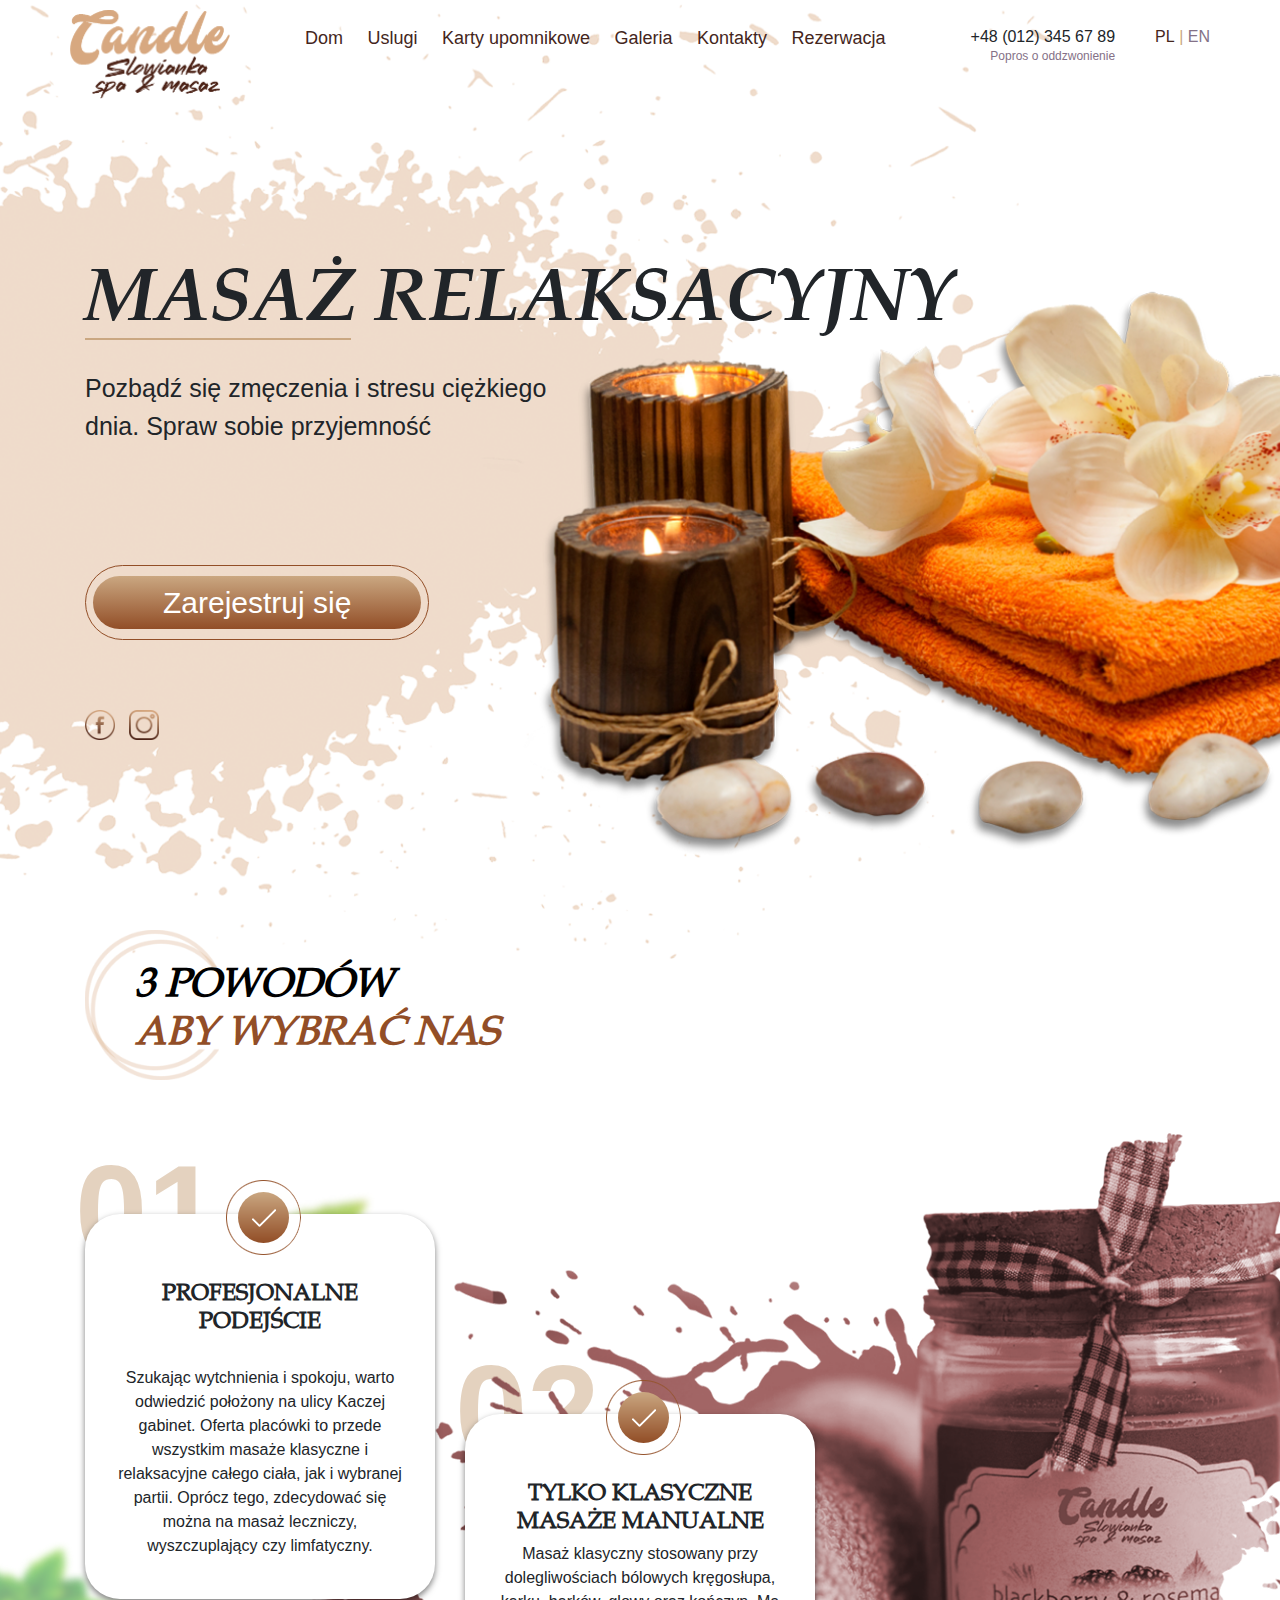
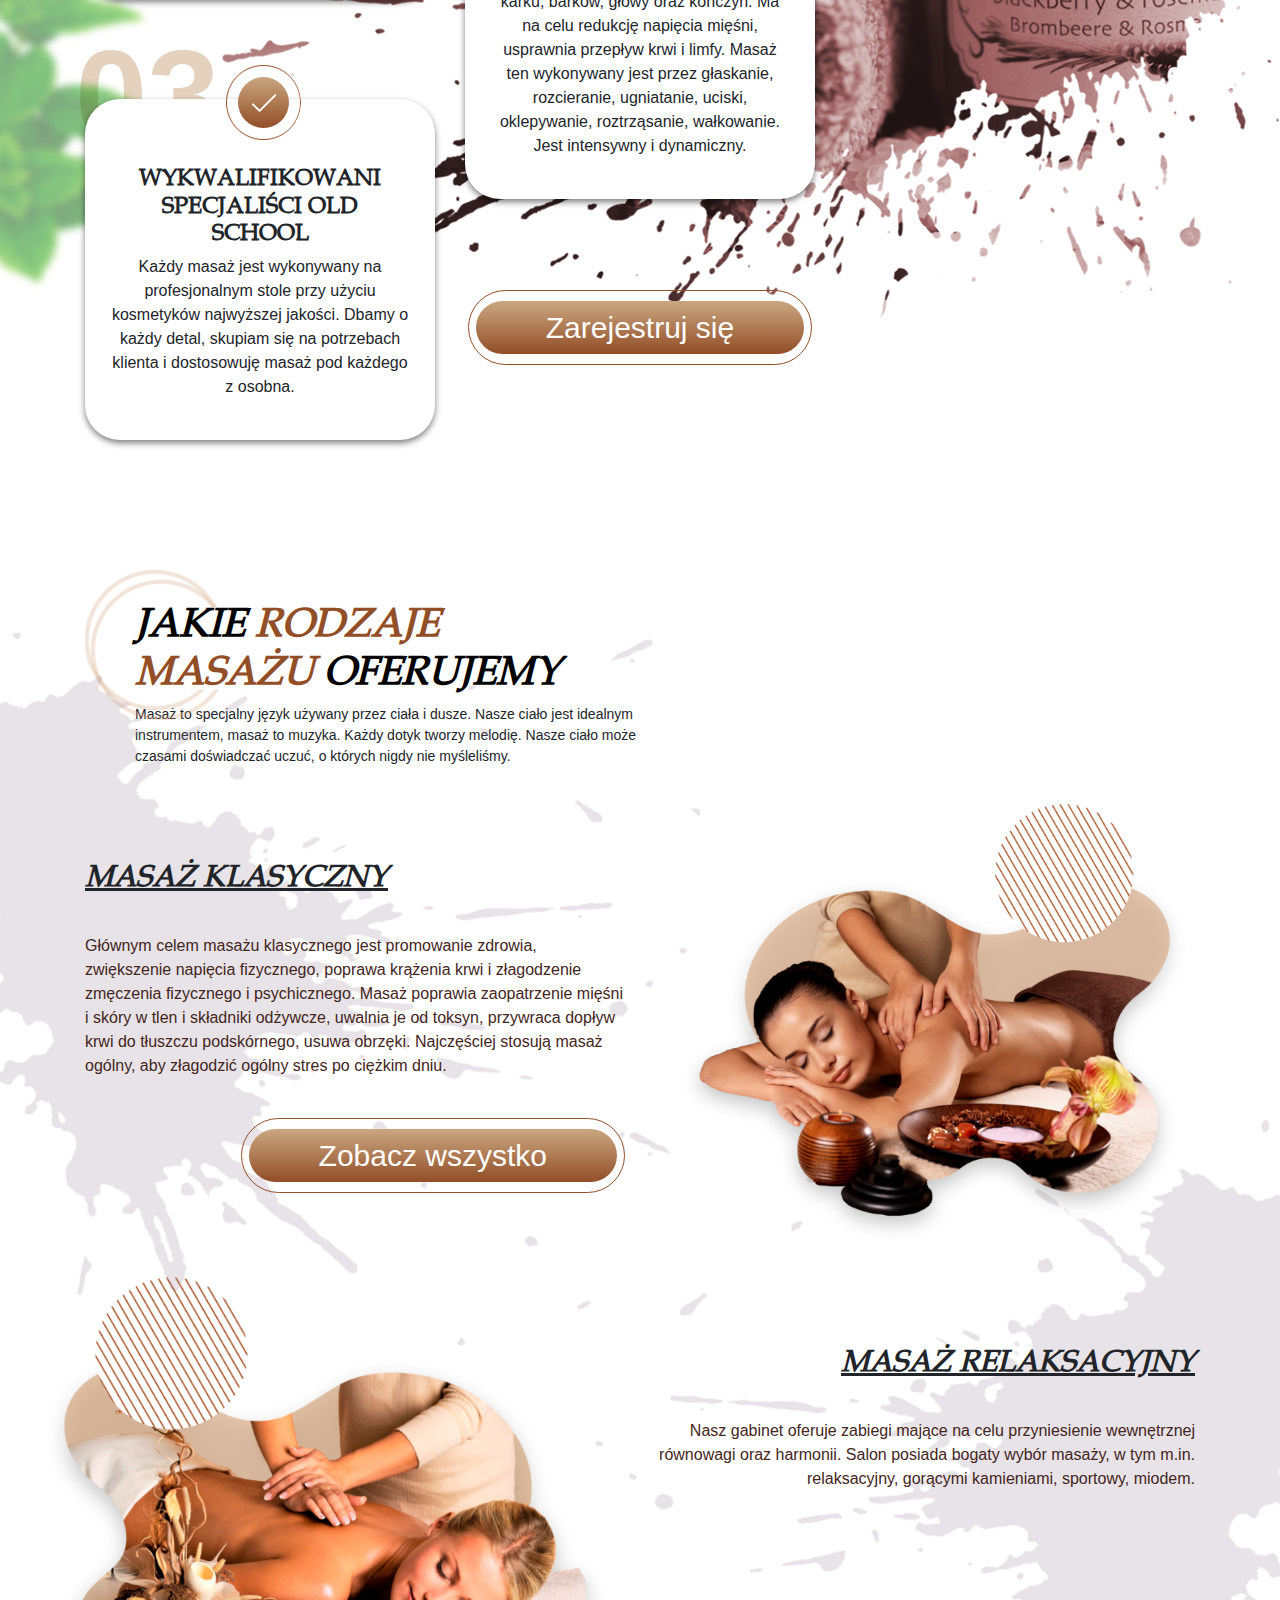
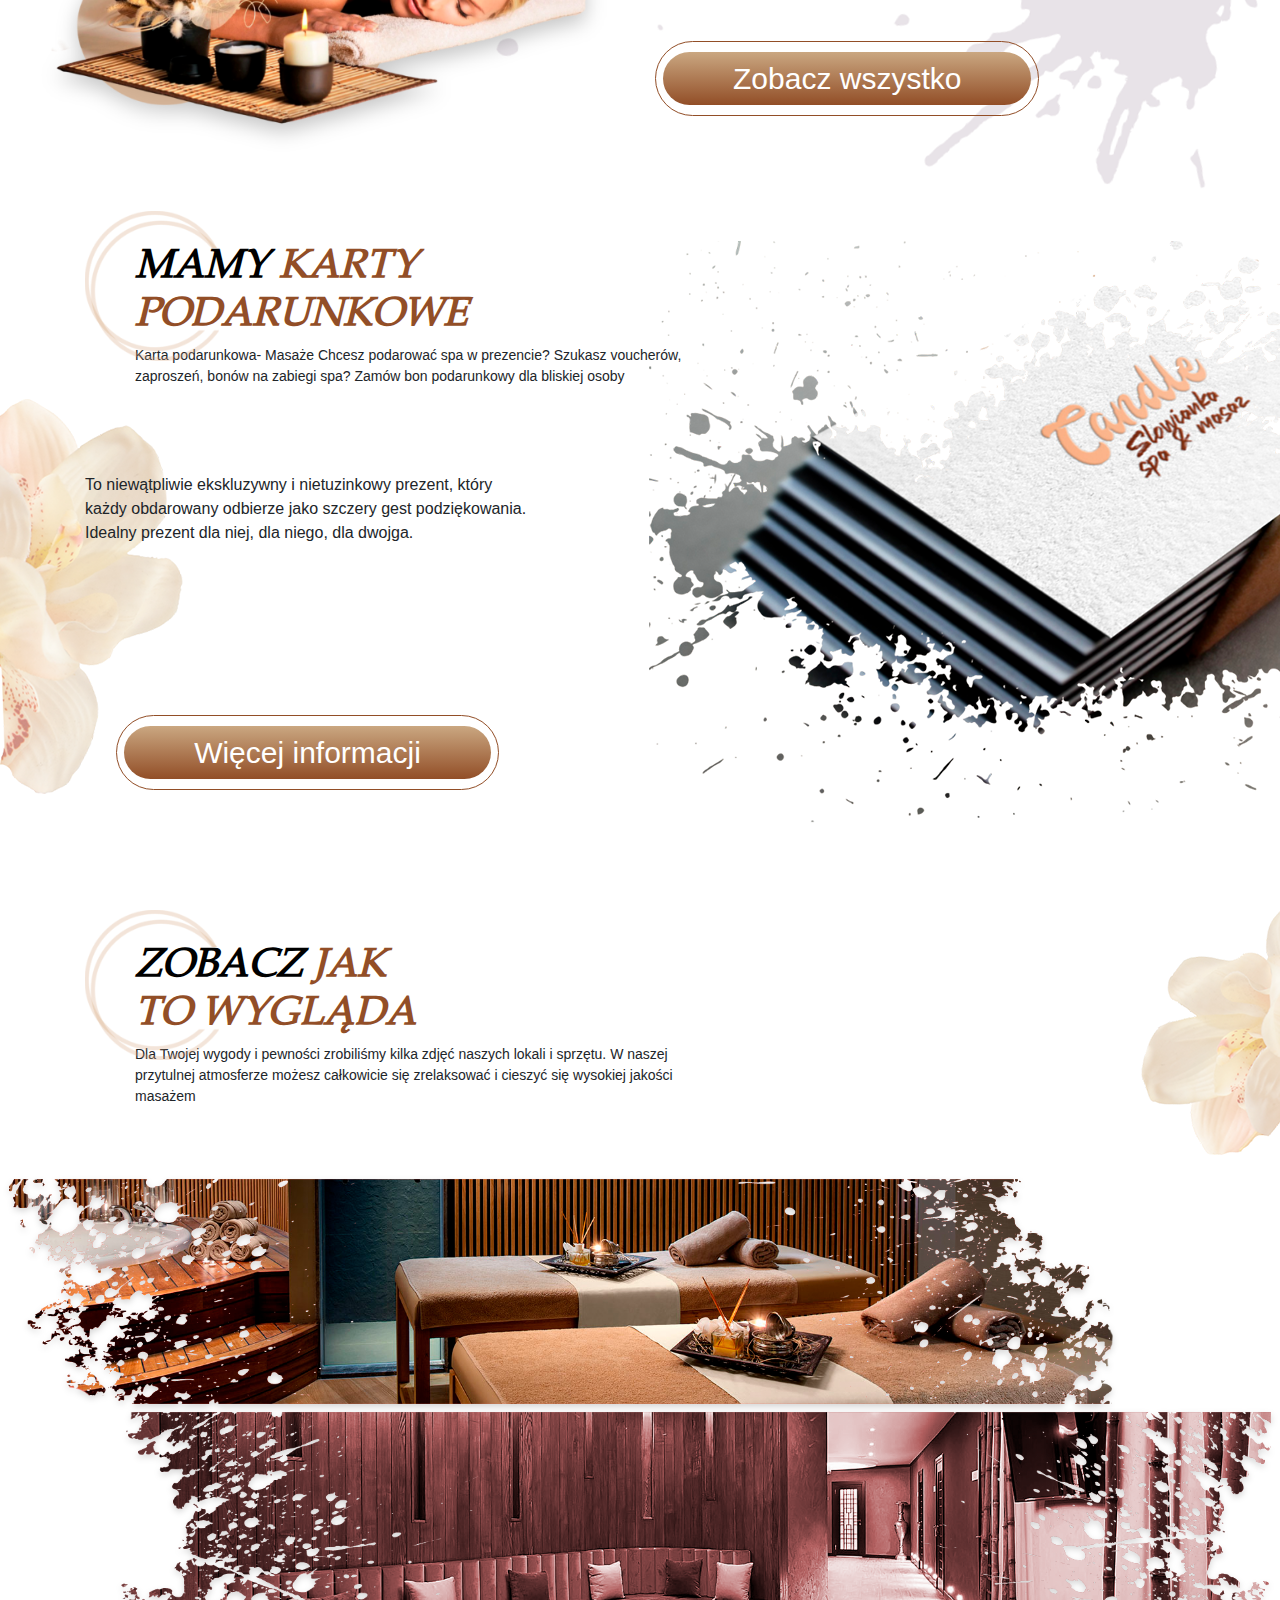
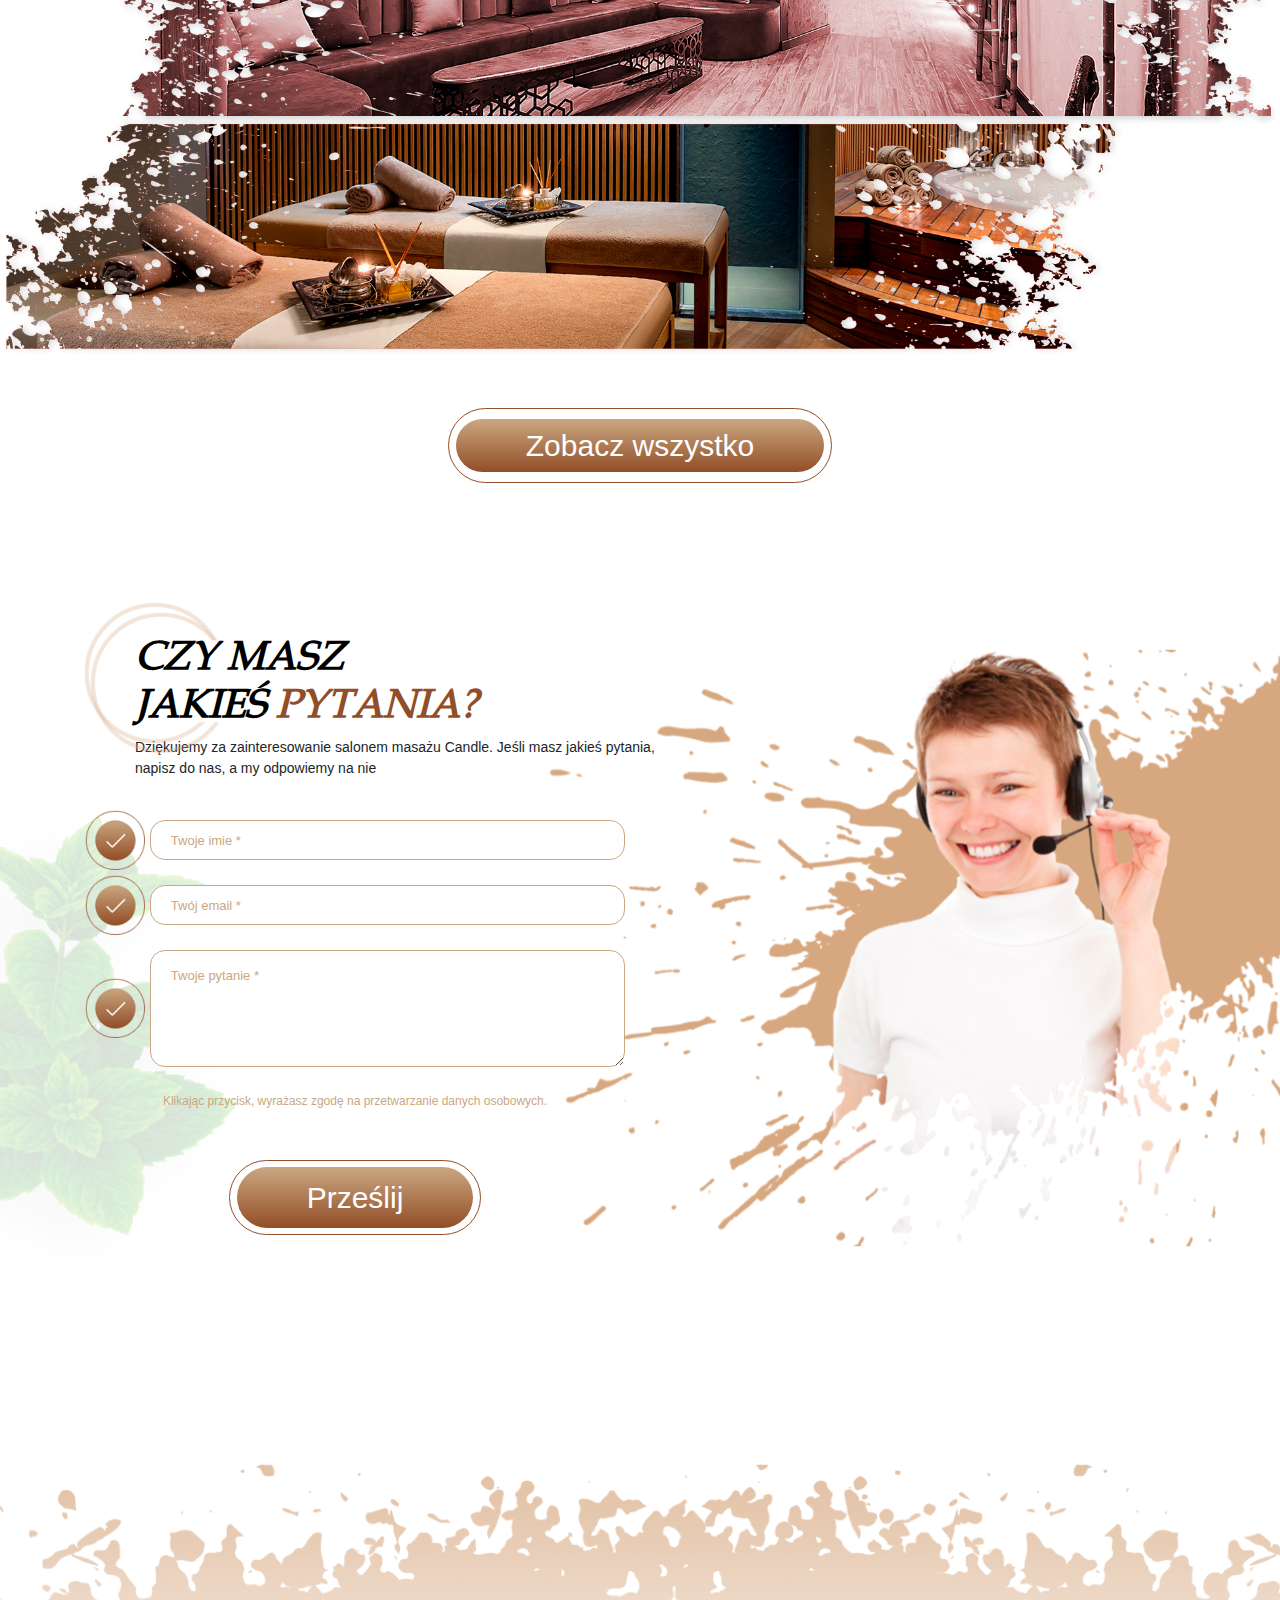
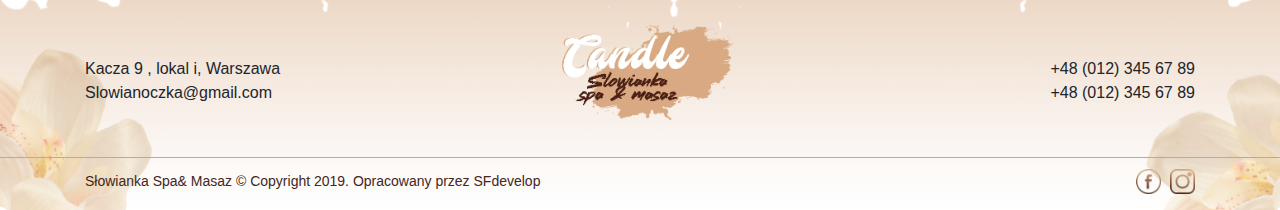
<file: index.html>
<!DOCTYPE html>
<html lang="pl">
<head>
    <meta charset="UTF-8">
    <meta name="viewport" content="width=device-width, initial-scale=1.0">
    <meta http-equiv="X-UA-Compatible" content="ie=edge">
    <title>...</title>

    <!-- Bootstrap -->
    <link rel="stylesheet" href="css/bootstrap.css">

    <!-- Animate -->
    <link rel="stylesheet" href="css/animate.min.css">

    <!-- OWL -->
    <link rel="stylesheet" href="css/owl.carousel.css">
    <link rel="stylesheet" href="css/owl.theme.default.css">

    <!-- Main CSS -->
    <link rel="stylesheet" href="css/styles.css">


</head>
<body>
    <!--ToTop-->
    <button class="toTop" onclick="topFunction()" id="toTop"></button>
    <!--End ToTop-->

    <div class="mainmenu animated fadeInDown" id="mainmenu">
        <div class="container">
            <div class="row navigation">
                <a href="#" class="main_logo">
                    <img src="images/logo.png" alt="" class="main_logo_img">
                </a>
                <ul class="header_menu" id="header_menu">
                    <a href="javascript:void(0)" class="closebtn" onclick="closePhone()">&times;</a>
                    <li><a href="#" class="header_menu_link">Dom</a></li>
                    <li><a href="#" class="header_menu_link">Uslugi</a></li>
                    <li><a href="#" class="header_menu_link">Karty upomnikowe</a></li>
                    <li><a href="#" class="header_menu_link">Galeria</a></li>
                    <li><a href="#" class="header_menu_link">Kontakty</a></li>
                    <li><a href="#" class="header_menu_link">Rezerwacja</a></li>
                </ul>
                <div class="conts">
                    <div class="phone">
                        <p class="phone_number">+48 (012) 345 67 89</p>
                        <button class="recall" data-toggle="modal" data-target="#recall">Popros o oddzwonienie</button>
                    </div>
                    <ul class="languages">
                        <li><a href="#" class="lang active">PL</a></li>
                        <li class="bet">|</li>
                        <li><a href="#" class="lang">EN</a></li>
                    </ul>
                </div>
                <div class="buttons">
                    <button class="phone_btn" onclick="openPhone()">
                        <img src="images/mobiphone.png" alt="" class="hamburger_img">
                    </button>
                    <ul class="languages_mobile">
                        <li><a href="#" class="lang active">PL</a></li>
                        <li class="bet">|</li>
                        <li><a href="#" class="lang">EN</a></li>
                    </ul>
                    <button class="hamburger" onclick="openNav()">
                        <img src="images/hamburger.png" alt="" class="hamburger_img">
                    </button>
                </div>
            </div>
        </div>
    </div>

    <ul class="header_menu_mobile" id="header_menu_mobile">
        <li class="menu_header">
            <img src="images/mobi_logo.png" alt="" class="menu_header_logo">
            <a href="javascript:void(0)" class="closebtn" onclick="closeNav()">&times;</a>
        </li>
        <li><a href="#" class="header_menu_link">Dom</a></li>
        <li><a href="#" class="header_menu_link">Uslugi</a></li>
        <li><a href="#" class="header_menu_link">Karty upomnikowe</a></li>
        <li><a href="#" class="header_menu_link">Galeria</a></li>
        <li><a href="#" class="header_menu_link">Kontakty</a></li>
        <li><a href="#" class="header_menu_link">Rezerwacja</a></li>
    </ul>

    <ul class="phone_mobile" id="phone_mobile">
        <li class="menu_header">
            <img src="images/mobi_logo.png" alt="" class="menu_header_logo">
            <a href="javascript:void(0)" class="closebtn" onclick="closePhone()">&times;</a>
        </li>
        <li class="phones_block">
            <p class="phone_number">+48 (012) 345 67 89</p>
            <button class="recall" data-toggle="modal" data-target="#recall">Popros o oddzwonienie</button>
        </li>
    </ul>

    <header class="header animated fadeIn">
        <div class="container">
            <div class="row">
                <div class="col-12">
                    <h1 class="main_title">
                        Masaż relaksacyjny
                    </h1>
                    <p class="main_desc">
                        Pozbądź się zmęczenia i stresu ciężkiego dnia. Spraw sobie przyjemność
                    </p>
                    <div class="register_btn">
                        <a href="#" class="register">Zarejestruj się</a>
                    </div>
                    <ul class="socials">
                        <li>
                            <a href="#" class="social_link">
                                <img src="images/fb.png" alt="" class="social_img">
                            </a>
                        </li>
                        <li>
                            <a href="#" class="social_link">
                                <img src="images/insta.png" alt="" class="social_img">
                            </a>
                        </li>
                    </ul>
                </div>
            </div>
        </div>
    </header>

    <section class="reasons">
        <div class="container">
            <div class="row">
                <div class="col-12">
                    <h2 class="section_title">
                        <span>3 powodów</span>
                        <br>aby wybrać nas
                    </h2>
                </div>
            </div>
        </div>
        <div class="container">
            <div class="row">
                <div class="col-xl-4 col-lg-5 col-md-6 col-12 one">
                    <div class="reason_block">
                        <p class="number">
                            01
                        </p>
                        <div class="elipse">
                            <img src="images/elipse.png" alt="">
                        </div>
                        <h3 class="reason_block_title">
                            Profesjonalne podejście
                        </h3>
                        <p class="reason_block_text">
                            Szukając wytchnienia i spokoju, warto odwiedzić położony na ulicy Kaczej gabinet. Oferta placówki to przede wszystkim masaże klasyczne i relaksacyjne całego ciała, jak i wybranej partii. Oprócz tego, zdecydować się można na masaż leczniczy, wyszczuplający czy limfatyczny.
                        </p>
                    </div>
                </div>
                <div class="col-xl-4 col-lg-5 col-md-6 col-12 two">
                    <div class="reason_block">
                        <p class="number">
                            02
                        </p>
                        <div class="elipse">
                            <img src="images/elipse.png" alt="">
                        </div>
                        <h3 class="reason_block_title">
                            Tylko klasyczne masaże manualne
                        </h3>
                        <p class="reason_block_text">
                            Masaż klasyczny stosowany przy dolegliwościach bólowych kręgosłupa, karku, barków, głowy oraz kończyn. Ma na celu redukcję napięcia mięśni, usprawnia przepływ krwi i limfy. Masaż ten wykonywany jest przez głaskanie, rozcieranie, ugniatanie, uciski, oklepywanie, roztrząsanie, wałkowanie. Jest intensywny i dynamiczny.
                        </p>
                    </div>
                </div>
            </div>
            <div class="row">
                <div class="col-xl-4 col-lg-5 col-md-6 col-12 three">
                    <div class="reason_block">
                        <p class="number">
                            03
                        </p>
                        <div class="elipse">
                            <img src="images/elipse.png" alt="">
                        </div>
                        <h3 class="reason_block_title">
                            Wykwalifikowani specjaliści Old School
                        </h3>
                        <p class="reason_block_text">
                            Każdy masaż jest wykonywany na profesjonalnym stole przy użyciu kosmetyków najwyższej jakości. Dbamy o każdy detal, skupiam się na potrzebach klienta i dostosowuję masaż pod każdego z osobna.
                        </p>
                    </div>
                </div>
            </div>
            <div class="row">
                <div class="col-12">
                    <div class="reason_btn">
                        <a href="#" class="reason_link">Zarejestruj się</a>
                    </div>
                </div>
            </div>
        </div>
    </section>

    <section class="types">
        <div class="container">
            <div class="row">
                <div class="col-12">
                    <h2 class="section_title">
                        <span>Jakie</span> rodzaje 
                        <br>MASAŻU <span>oferujemy</span>
                    </h2>
                    <p class="section_text">
                        Masaż to specjalny język używany przez ciała i dusze. Nasze ciało jest idealnym instrumentem, masaż to muzyka. Każdy dotyk tworzy melodię. Nasze ciało może czasami doświadczać uczuć, o których nigdy nie myśleliśmy.
                    </p>
                </div>
            </div>
        </div>
    </section>

    <section class="type_one">
        <div class="container">
            <div class="row">
                <div class="col-md-6 col-12 imagesinfoblock">
                    <img src="images/mass1.png" alt="" class="infoblock_img">
                </div>
                <div class="col-md-6 col-12">
                    <h3 class="type_title">
                        Masaż klasyczny
                    </h3>
                    <p class="type_text">
                        Głównym celem masażu klasycznego jest promowanie zdrowia, zwiększenie napięcia fizycznego, poprawa krążenia krwi i złagodzenie zmęczenia fizycznego i psychicznego. Masaż poprawia zaopatrzenie mięśni i skóry w tlen i składniki odżywcze, uwalnia je od toksyn, przywraca dopływ krwi do tłuszczu podskórnego, usuwa obrzęki. Najczęściej stosują masaż ogólny, aby złagodzić ogólny stres po ciężkim dniu.
                    </p>
                    <div class="type_btn">
                        <a href="#" class="type_link">
                            Zobacz wszystko
                        </a>
                    </div>
                </div>
                <div class="col-md-6 col-12 type_img_right" style=" --right-image: url(../images/mass1.png); " >
                </div>
            </div>
        </div>
    </section>

    <section class="type_two">
        <div class="container">
            <div class="row">
                <div class="col-md-6 col-12 imagesinfoblock">
                    <img src="images/mass2.png" alt="" class="infoblock_img">
                </div>
                <div class="col-md-6 col-12 type_img_left" style="--left-image: url(../images/mass2.png)">
                </div>
                <div class="col-md-6 col-12">
                    <h3 class="type_title">
                        Masaż relaksacyjny
                    </h3>
                    <p class="type_text">
                        Nasz  gabinet oferuje zabiegi mające na celu przyniesienie wewnętrznej równowagi oraz harmonii. Salon posiada bogaty wybór masaży, w tym m.in. relaksacyjny, gorącymi kamieniami, sportowy, miodem.
                    </p>
                    <div class="type_btn">
                        <a href="#" class="type_link">
                            Zobacz wszystko
                        </a>
                    </div>
                </div>
            </div>
        </div>
    </section>

    <section class="cards">
        <div class="container">
            <div class="row">
                <div class="col-12">
                    <h2 class="section_title">
                        <span>mamy</span> karty 
                        <br>podarunkowe
                    </h2>
                    <p class="section_text">
                        Karta podarunkowa- Masaże 
                        Chcesz podarować spa w prezencie? Szukasz voucherów, zaproszeń, bonów na zabiegi spa? Zamów bon podarunkowy dla bliskiej osoby                            
                    </p>
                </div>
            </div>
            <div class="row cards_mobi">
                <div class="col-12">
                    <img src="images/cards_mobi.png" alt="" class="cards_mobi_img">
                </div>
            </div>
            <div class="row">
                <div class="col-md-5 col-12">
                    <div class="cards_text">
                        To niewątpliwie ekskluzywny i nietuzinkowy prezent, który każdy obdarowany odbierze jako szczery gest podziękowania. Idealny prezent dla niej, dla niego, dla dwojga.
                    </div>
                    <div class="cards_btn">
                        <a href="#" class="cards_link">
                            Więcej informacji
                        </a>
                    </div>
                </div>
            </div>
        </div>
    </section>

    <section class="fotos">
        <div class="container">
            <div class="row">
                <div class="col-12">
                    <h2 class="section_title">
                        <span>zobacz</span> jak 
                        <br>to wygląda
                    </h2>
                    <p class="section_text">
                        Dla Twojej wygody i pewności zrobiliśmy kilka zdjęć naszych lokali i sprzętu. W naszej przytulnej atmosferze możesz całkowicie się zrelaksować i cieszyć się wysokiej jakości masażem
                    </p>
                </div>
            </div>
        </div>
        <div class="images">
            <img src="images/line1.png" alt="" class="top_img">
            <img src="images/line2.png" alt="" class="center_img">
            <img src="images/line3.png" alt="" class="bottom_img">
        </div>
        <div class="container">
            <div class="row">
                <div class="col-12">
                    <div class="img_btn">
                        <a href="#" class="img_link">
                            Zobacz wszystko
                        </a>
                    </div>
                </div>
            </div>
        </div>
    </section>

    <section class="call">
        <div class="container">
            <div class="row">
                <div class="col-12">
                    <h2 class="section_title">
                        <span>Czy masz</span>
                        <br><span>jakieś</span> pytania?
                    </h2>
                    <p class="section_text">
                        Dziękujemy za zainteresowanie salonem masażu Candle. 
                        Jeśli masz jakieś pytania, napisz do nas, a my odpowiemy na nie
                    </p>
                </div>
            </div>
            <div class="row">
                <div class="col-md-6 col-12">
                    <form>
                        <ul>
                            <li>
                                <input type="text" class="name" id="name" placeholder="Twoje imie *">
                            </li>
                            <li>
                                <input type="text" class="email" id="email" placeholder="Twój email *">
                            </li>
                            <li>
                                <textarea id="ques" rows="5" class="ques" placeholder="Twoje pytanie *"></textarea>
                            </li>
                        </ul>
                        <p class="form_text">
                            Klikając przycisk, wyrażasz zgodę na przetwarzanie danych osobowych.
                        </p>
                        <div class="form_btn_outside">
                            <button type="button" class="form_btn">
                                Prześlij
                            </button>
                        </div>
                    </form>
                </div>
            </div>
        </div>
    </section>

    <footer class="footer">
        <div class="container">
            <div class="row" id="container">
                <div class="col-md-4 col-12 top_block">
                    <p class="adress">
                        Kacza 9 , lokal i, Warszawa
                    </p>
                    <p class="email">
                        Slowianoczka@gmail.com
                    </p>
                </div>
                <div class="col-md-4 col-12 center_block">
                    <img src="images/footer_logo.png" alt="" class="logo_img">
                </div>
                <div class="col-md-4 col-12 bottom_block">
                    <p class="phone">
                        +48 (012) 345 67 89
                    </p>
                    <p class="phone">
                        +48 (012) 345 67 89
                    </p>
                </div>
            </div>
        </div>
        <div class="container copyright">
            <div class="container">
                <div class="row">
                    <div class="col-7">
                        <p class="copyright_text">
                            Słowianka Spa& Masaz © Copyright 2019.  Opracowany przez SFdevelop
                        </p>
                    </div>
                    <div class="col-5">
                        <ul class="footer_socials">
                            <li><a href="#" class="fs_link">
                                <img src="images/fb.png" alt="">
                            </a></li>
                            <li><a href="#" class="fs_link">
                                <img src="images/insta.png" alt="">
                            </a></li>
                        </ul>
                    </div>
                </div>
            </div>
        </div>
    </footer>

    <!-- Modals -->
    <div class="modal fade" id="recall" tabindex="-1" role="dialog" aria-labelledby="recallLabel" aria-hidden="true">
        <div class="modal-dialog recall_modal" role="document">
            <div class="modal-content">
                <div class="modal_header">
                    <h3 class="modal_title">
                        <span>Poproś o</span> oddzwonienie
                    </h3>
                    <button type="button" class="close_btn" data-dismiss="modal">
                        <img src="images/close_btn.png" alt="">
                    </button>
                </div>
                <div class="modal_body">
                    <form>
                        <ul>
                            <li>
                                <input type="text" class="name" id="name" placeholder="Imię i nazwisko *">
                            </li>
                            <li>
                                <input type="text" class="phone" id="phone" placeholder="Numer telefonu *">
                            </li>
                        </ul>
                        <p class="form_text">
                            Klikając przycisk, wyrażasz zgodę na przetwarzanie danych osobowych.
                        </p>
                        <div class="form_btn_outside">
                            <button type="button" class="form_btn">
                                Prześlij
                            </button>
                        </div>
                    </form>
                </div>
            </div>
        </div>
    </div>

    <div class="modal fade" id="giftcard" tabindex="-1" role="dialog" aria-labelledby="giftcardLabel" aria-hidden="true">
        <div class="modal-dialog recall_modal" role="document">
            <div class="modal-content">
                <div class="modal_header">
                    <h3 class="modal_title">
                        <span>Zamów</span> kartę podarunkową
                    </h3>
                    <button type="button" class="close_btn" data-dismiss="modal">
                        <img src="images/close_btn.png" alt="">
                    </button>
                </div>
                <div class="modal_body">
                    <form>
                        <ul>
                            <li>
                                <input type="text" class="name" id="name" placeholder="Imię i nazwisko *">
                            </li>
                            <li>
                                <input type="text" class="phone" id="phone" placeholder="Numer telefonu *">
                            </li>
                            <li>
                                <input type="text" class="object" id="object" placeholder="Nazwa odbiorcy karty *">
                            </li>
                        </ul>
                        <p class="form_text">
                            Klikając przycisk, wyrażasz zgodę na przetwarzanie danych osobowych.
                        </p>
                        <div class="form_btn_outside">
                            <button type="button" class="form_btn">
                                Prześlij
                            </button>
                        </div>
                    </form>
                </div>
            </div>
        </div>
    </div>
    
    <!-- Scripts -->
    <script src="js/jquery.min.js"></script>
    <script src="js/popper.min.js"></script>
    <script src="js/bootstrap.min.js"></script>
    <script src="js/owl.carousel.js"></script>
    <script src="js/moment-with-locales.min.js"></script>
    <script src="js/main.js"></script>
</body>
</html>
</file>
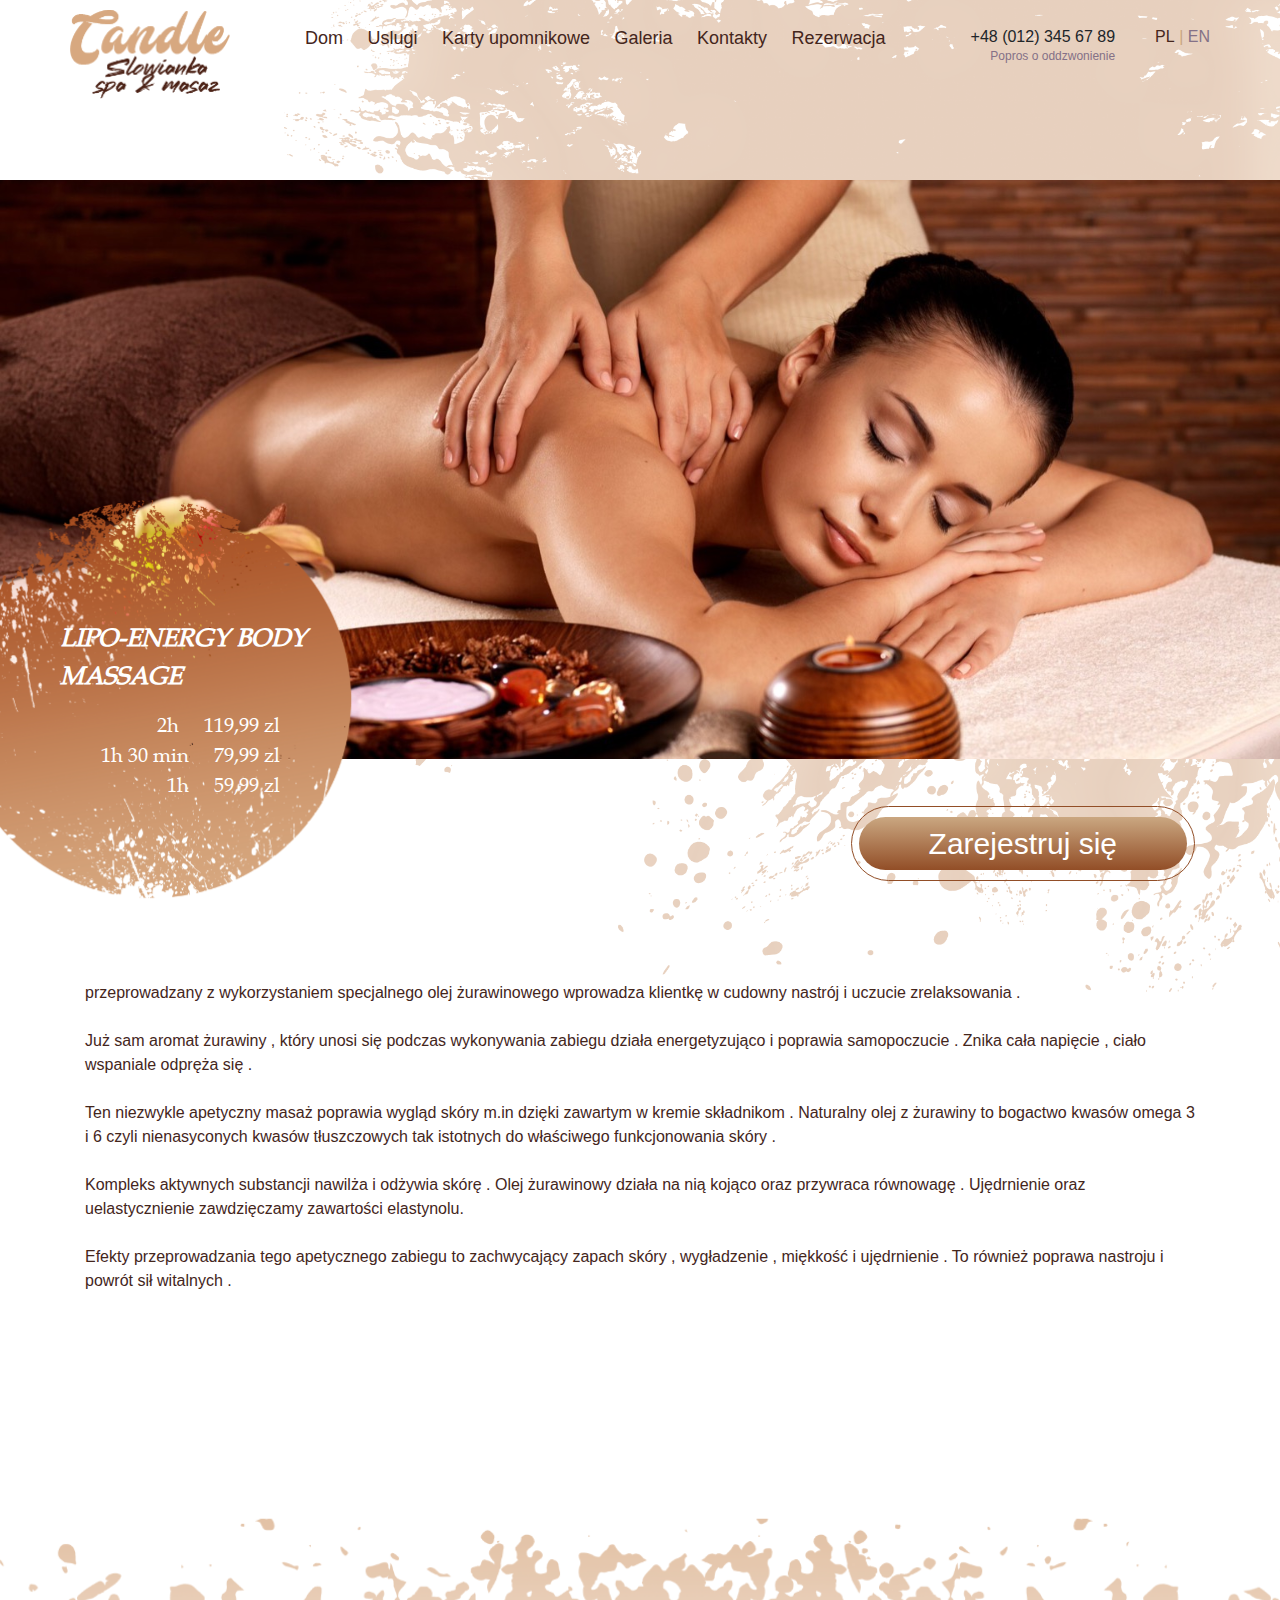
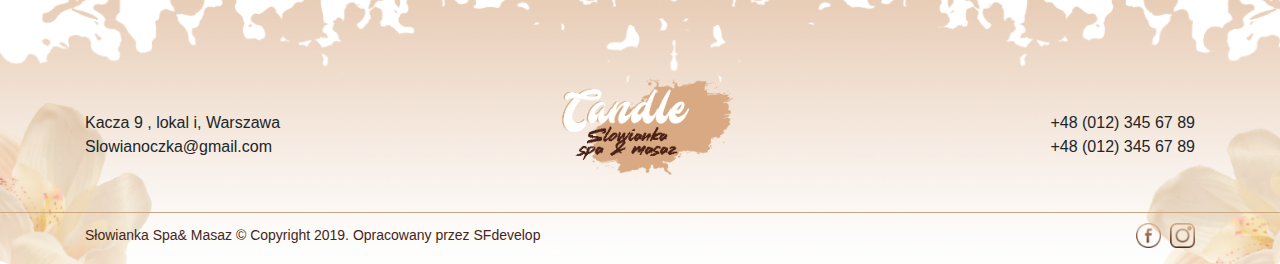
<file: article.html>
<!DOCTYPE html>
<html lang="pl">
<head>
    <meta charset="UTF-8">
    <meta name="viewport" content="width=device-width, initial-scale=1.0">
    <meta http-equiv="X-UA-Compatible" content="ie=edge">
    <title>...</title>

    <!-- Bootstrap -->
    <link rel="stylesheet" href="css/bootstrap.css">

    <!-- Animate -->
    <link rel="stylesheet" href="css/animate.min.css">

    <!-- OWL -->
    <link rel="stylesheet" href="css/owl.carousel.css">
    <link rel="stylesheet" href="css/owl.theme.default.css">

    <!-- Main CSS -->
    <link rel="stylesheet" href="css/styles.css">


</head>
<body>
    <!--ToTop-->
    <button class="toTop" onclick="topFunction()" id="toTop"></button>
    <!--End ToTop-->

    <div class="mainmenu animated fadeInDown" id="mainmenu">
        <div class="container">
            <div class="row navigation">
                <a href="#" class="main_logo">
                    <img src="images/logo.png" alt="" class="main_logo_img">
                </a>
                <ul class="header_menu" id="header_menu">
                    <a href="javascript:void(0)" class="closebtn" onclick="closePhone()">&times;</a>
                    <li><a href="#" class="header_menu_link">Dom</a></li>
                    <li><a href="#" class="header_menu_link">Uslugi</a></li>
                    <li><a href="#" class="header_menu_link">Karty upomnikowe</a></li>
                    <li><a href="#" class="header_menu_link">Galeria</a></li>
                    <li><a href="#" class="header_menu_link">Kontakty</a></li>
                    <li><a href="#" class="header_menu_link">Rezerwacja</a></li>
                </ul>
                <div class="conts">
                    <div class="phone">
                        <p class="phone_number">+48 (012) 345 67 89</p>
                        <button class="recall" data-toggle="modal" data-target="#recall">Popros o oddzwonienie</button>
                    </div>
                    <ul class="languages">
                        <li><a href="#" class="lang active">PL</a></li>
                        <li class="bet">|</li>
                        <li><a href="#" class="lang">EN</a></li>
                    </ul>
                </div>
                <div class="buttons">
                    <button class="phone_btn" onclick="openPhone()">
                        <img src="images/mobiphone.png" alt="" class="hamburger_img">
                    </button>
                    <ul class="languages_mobile">
                        <li><a href="#" class="lang active">PL</a></li>
                        <li class="bet">|</li>
                        <li><a href="#" class="lang">EN</a></li>
                    </ul>
                    <button class="hamburger" onclick="openNav()">
                        <img src="images/hamburger.png" alt="" class="hamburger_img">
                    </button>
                </div>
            </div>
        </div>
    </div>

    <ul class="header_menu_mobile" id="header_menu_mobile">
        <li class="menu_header">
            <img src="images/mobi_logo.png" alt="" class="menu_header_logo">
            <a href="javascript:void(0)" class="closebtn" onclick="closeNav()">&times;</a>
        </li>
        <li><a href="#" class="header_menu_link">Dom</a></li>
        <li><a href="#" class="header_menu_link">Uslugi</a></li>
        <li><a href="#" class="header_menu_link">Karty upomnikowe</a></li>
        <li><a href="#" class="header_menu_link">Galeria</a></li>
        <li><a href="#" class="header_menu_link">Kontakty</a></li>
        <li><a href="#" class="header_menu_link">Rezerwacja</a></li>
    </ul>

    <ul class="phone_mobile" id="phone_mobile">
        <li class="menu_header">
            <img src="images/mobi_logo.png" alt="" class="menu_header_logo">
            <a href="javascript:void(0)" class="closebtn" onclick="closePhone()">&times;</a>
        </li>
        <li class="phones_block">
            <p class="phone_number">+48 (012) 345 67 89</p>
            <button class="recall" data-toggle="modal" data-target="#recall">Popros o oddzwonienie</button>
        </li>
    </ul>

    <div class="article">
        <img src="images/mas_img.png" alt="" class="article_img">

        <div class="article_title">
            <p class="atitle">LIPO-ENERGY BODY MASSAGE</p>
            <ul class="price">
                <li>2h <span>119,99 zl</span></li>
                <li>1h 30 min <span>79,99 zl</span></li>
                <li>1h <span>59,99 zl</span></li>
            </ul>
        </div>

        <div class="container">
            <div class="row">
                <div class="col-12 btn_block">
                    <div class="service_btn">
                        <a href="#" class="service_link">
                            Zarejestruj się
                        </a>
                    </div>
                    <div class="article_block">
                        <p class="article_text">
                            przeprowadzany z wykorzystaniem specjalnego olej  żurawinowego wprowadza klientkę w cudowny nastrój i uczucie zrelaksowania . 
                            <br><br>Już sam aromat żurawiny , który unosi się podczas wykonywania zabiegu działa energetyzująco i poprawia samopoczucie . Znika cała napięcie , ciało wspaniale odpręża się .
                            <br><br>Ten niezwykle apetyczny masaż poprawia wygląd skóry m.in dzięki zawartym w kremie składnikom . Naturalny olej z żurawiny to bogactwo kwasów omega 3 i 6 czyli nienasyconych kwasów tłuszczowych tak istotnych do właściwego funkcjonowania skóry . 
                            <br><br>Kompleks aktywnych substancji nawilża i odżywia skórę . Olej żurawinowy działa na nią kojąco oraz przywraca równowagę . Ujędrnienie oraz uelastycznienie zawdzięczamy zawartości elastynolu. 
                            <br><br>Efekty przeprowadzania tego apetycznego zabiegu to zachwycający zapach skóry , wygładzenie , miękkość i ujędrnienie . To również poprawa nastroju i powrót sił witalnych .
                        </p>
                    </div>
                </div>
            </div>
        </div>
    </div>



    <footer class="footer">
        <div class="container">
            <div class="row" id="container">
                <div class="col-md-4 col-12 top_block">
                    <p class="adress">
                        Kacza 9 , lokal i, Warszawa
                    </p>
                    <p class="email">
                        Slowianoczka@gmail.com
                    </p>
                </div>
                <div class="col-md-4 col-12 center_block">
                    <img src="images/footer_logo.png" alt="" class="logo_img">
                </div>
                <div class="col-md-4 col-12 bottom_block">
                    <p class="phone">
                        +48 (012) 345 67 89
                    </p>
                    <p class="phone">
                        +48 (012) 345 67 89
                    </p>
                </div>
            </div>
        </div>
        <div class="container copyright">
            <div class="container">
                <div class="row">
                    <div class="col-8">
                        <p class="copyright_text">
                            Słowianka Spa& Masaz © Copyright 2019.  Opracowany przez SFdevelop
                        </p>
                    </div>
                    <div class="col-4">
                        <ul class="footer_socials">
                            <li><a href="#" class="fs_link">
                                <img src="images/fb.png" alt="">
                            </a></li>
                            <li><a href="#" class="fs_link">
                                <img src="images/insta.png" alt="">
                            </a></li>
                        </ul>
                    </div>
                </div>
            </div>
        </div>
    </footer>

    <!-- Modals -->
    <div class="modal fade" id="recall" tabindex="-1" role="dialog" aria-labelledby="recallLabel" aria-hidden="true">
        <div class="modal-dialog recall_modal" role="document">
            <div class="modal-content">
                <div class="modal_header">
                    <h3 class="modal_title">
                        <span>Poproś o</span> oddzwonienie
                    </h3>
                    <button type="button" class="close_btn" data-dismiss="modal">
                        <img src="images/close_btn.png" alt="">
                    </button>
                </div>
                <div class="modal_body">
                    <form>
                        <ul>
                            <li>
                                <input type="text" class="name" id="name" placeholder="Imię i nazwisko *">
                            </li>
                            <li>
                                <input type="text" class="phone" id="phone" placeholder="Numer telefonu *">
                            </li>
                        </ul>
                        <p class="form_text">
                            Klikając przycisk, wyrażasz zgodę na przetwarzanie danych osobowych.
                        </p>
                        <div class="form_btn_outside">
                            <button type="button" class="form_btn">
                                Prześlij
                            </button>
                        </div>
                    </form>
                </div>
            </div>
        </div>
    </div>

    <div class="modal fade" id="giftcard" tabindex="-1" role="dialog" aria-labelledby="giftcardLabel" aria-hidden="true">
        <div class="modal-dialog recall_modal" role="document">
            <div class="modal-content">
                <div class="modal_header">
                    <h3 class="modal_title">
                        <span>Zamów</span> kartę podarunkową
                    </h3>
                    <button type="button" class="close_btn" data-dismiss="modal">
                        <img src="images/close_btn.png" alt="">
                    </button>
                </div>
                <div class="modal_body">
                    <form>
                        <ul>
                            <li>
                                <input type="text" class="name" id="name" placeholder="Imię i nazwisko *">
                            </li>
                            <li>
                                <input type="text" class="phone" id="phone" placeholder="Numer telefonu *">
                            </li>
                            <li>
                                <input type="text" class="object" id="object" placeholder="Nazwa odbiorcy karty *">
                            </li>
                        </ul>
                        <p class="form_text">
                            Klikając przycisk, wyrażasz zgodę na przetwarzanie danych osobowych.
                        </p>
                        <div class="form_btn_outside">
                            <button type="button" class="form_btn">
                                Prześlij
                            </button>
                        </div>
                    </form>
                </div>
            </div>
        </div>
    </div>
    
    <!-- Scripts -->
    <script src="js/jquery.min.js"></script>
    <script src="js/popper.min.js"></script>
    <script src="js/bootstrap.min.js"></script>
    <script src="js/owl.carousel.js"></script>
    <script src="js/moment-with-locales.min.js"></script>
    <script src="js/main.js"></script>
</body>
</html>
</file>
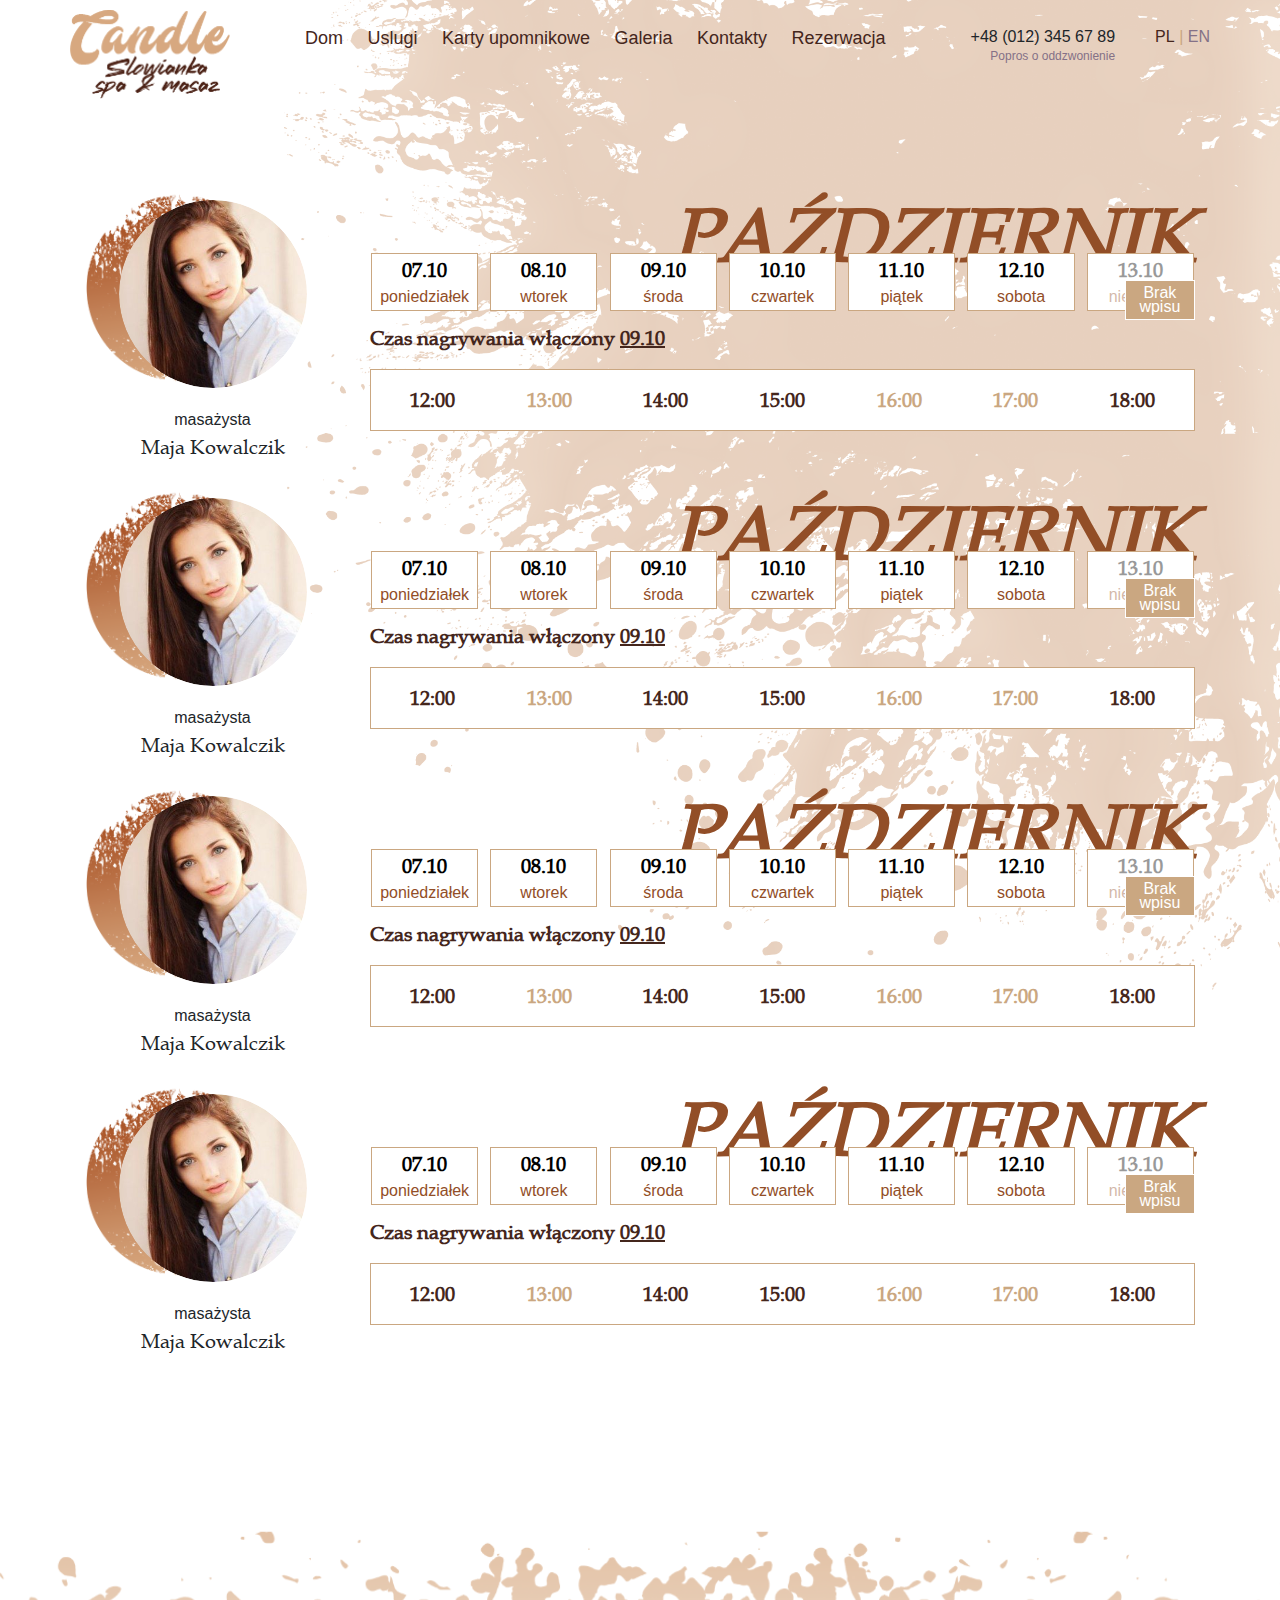
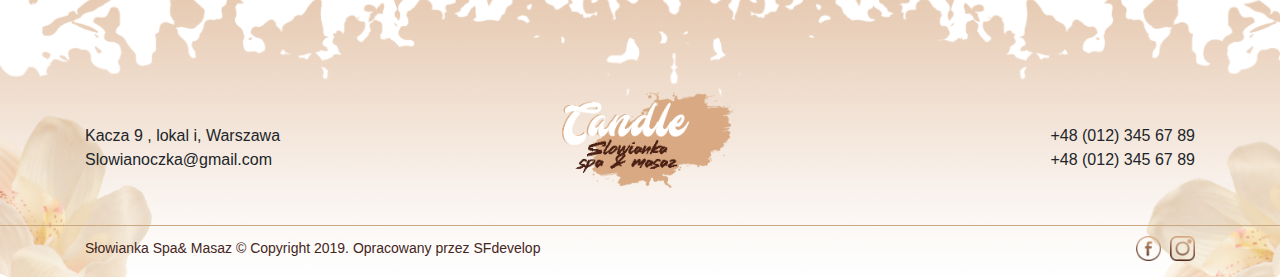
<file: calendar.html>
<!DOCTYPE html>
<html lang="pl">
<head>
    <meta charset="UTF-8">
    <meta name="viewport" content="width=device-width, initial-scale=1.0">
    <meta http-equiv="X-UA-Compatible" content="ie=edge">
    <title>...</title>

    <!-- Bootstrap -->
    <link rel="stylesheet" href="css/bootstrap.css">

    <!-- Animate -->
    <link rel="stylesheet" href="css/animate.min.css">

    <!-- OWL -->
    <link rel="stylesheet" href="css/owl.carousel.css">
    <link rel="stylesheet" href="css/owl.theme.default.css">

    <!-- Main CSS -->
    <link rel="stylesheet" href="css/styles.css">


</head>
<body>
    <!--ToTop-->
    <button class="toTop" onclick="topFunction()" id="toTop"></button>
    <!--End ToTop-->

    <div class="mainmenu animated fadeInDown" id="mainmenu">
        <div class="container">
            <div class="row navigation">
                <a href="#" class="main_logo">
                    <img src="images/logo.png" alt="" class="main_logo_img">
                </a>
                <ul class="header_menu" id="header_menu">
                    <a href="javascript:void(0)" class="closebtn" onclick="closePhone()">&times;</a>
                    <li><a href="#" class="header_menu_link">Dom</a></li>
                    <li><a href="#" class="header_menu_link">Uslugi</a></li>
                    <li><a href="#" class="header_menu_link">Karty upomnikowe</a></li>
                    <li><a href="#" class="header_menu_link">Galeria</a></li>
                    <li><a href="#" class="header_menu_link">Kontakty</a></li>
                    <li><a href="#" class="header_menu_link">Rezerwacja</a></li>
                </ul>
                <div class="conts">
                    <div class="phone">
                        <p class="phone_number">+48 (012) 345 67 89</p>
                        <button class="recall" data-toggle="modal" data-target="#recall">Popros o oddzwonienie</button>
                    </div>
                    <ul class="languages">
                        <li><a href="#" class="lang active">PL</a></li>
                        <li class="bet">|</li>
                        <li><a href="#" class="lang">EN</a></li>
                    </ul>
                </div>
                <div class="buttons">
                    <button class="phone_btn" onclick="openPhone()">
                        <img src="images/mobiphone.png" alt="" class="hamburger_img">
                    </button>
                    <ul class="languages_mobile">
                        <li><a href="#" class="lang active">PL</a></li>
                        <li class="bet">|</li>
                        <li><a href="#" class="lang">EN</a></li>
                    </ul>
                    <button class="hamburger" onclick="openNav()">
                        <img src="images/hamburger.png" alt="" class="hamburger_img">
                    </button>
                </div>
            </div>
        </div>
    </div>

    <ul class="header_menu_mobile" id="header_menu_mobile">
        <li class="menu_header">
            <img src="images/mobi_logo.png" alt="" class="menu_header_logo">
            <a href="javascript:void(0)" class="closebtn" onclick="closeNav()">&times;</a>
        </li>
        <li><a href="#" class="header_menu_link">Dom</a></li>
        <li><a href="#" class="header_menu_link">Uslugi</a></li>
        <li><a href="#" class="header_menu_link">Karty upomnikowe</a></li>
        <li><a href="#" class="header_menu_link">Galeria</a></li>
        <li><a href="#" class="header_menu_link">Kontakty</a></li>
        <li><a href="#" class="header_menu_link">Rezerwacja</a></li>
    </ul>

    <ul class="phone_mobile" id="phone_mobile">
        <li class="menu_header">
            <img src="images/mobi_logo.png" alt="" class="menu_header_logo">
            <a href="javascript:void(0)" class="closebtn" onclick="closePhone()">&times;</a>
        </li>
        <li class="phones_block">
            <p class="phone_number">+48 (012) 345 67 89</p>
            <button class="recall" data-toggle="modal" data-target="#recall">Popros o oddzwonienie</button>
        </li>
    </ul>

    <section class="calendar">
        <div class="container">
            <div class="row">
                <div class="col-md-3 col-12 text-center">
                    <div class="ava_img">
                        <img src="images/avatar.png" alt="" class="avatar">
                    </div>
                    <p class="prof">masażysta</p>
                    <p class="profname">Maja Kowalczik</p>
                </div>
                <div class="col-md-9 col-12 text-center">
                    <p class="month">Październik</p>
                    <div class="owl-carousel owl-theme">
                        <div class="item">
                            <button class="day_block" id="day_block">
                                <span id="date" class="date">07.10</span>
                                <br><span class="day">poniedziałek</span>
                            </button>
                        </div>
                        <div class="item">
                            <button class="day_block" id="day_block">
                                <span id="date" class="date">08.10</span>
                                <br><span class="day">wtorek</span>
                            </button>
                        </div>
                        <div class="item">
                            <button class="day_block" id="day_block">
                                <span id="date" class="date">09.10</span>
                                <br><span class="day">środa</span>
                            </button>
                        </div>
                        <div class="item">
                            <button class="day_block" id="day_block">
                                <span id="date" class="date">10.10</span>
                                <br><span class="day">czwartek</span>
                            </button>
                        </div>
                        <div class="item">
                            <button class="day_block" id="day_block">
                                <span id="date" class="date">11.10</span>
                                <br><span class="day">piątek</span>
                            </button>
                        </div>
                        <div class="item">
                            <button class="day_block" id="day_block">
                                <span id="date" class="date">12.10</span>
                                <br><span class="day">sobota</span>
                            </button>
                        </div>
                        <div class="item">
                            <button class="day_block disabled" id="day_block" disabled>
                                <span id="date" class="date">13.10</span>
                                <br><span class="day">niedziela</span>
                            </button>
                        </div>
                    </div>
                    <p class="info">
                        Czas nagrywania włączony <span class="time" id="time">09.10</span>
                    </p>
                    <div class="times">
                        <ul>
                            <li>12:00</li>
                            <li class="active">13:00</li>
                            <li>14:00</li>
                            <li>15:00</li>
                            <li class="active">16:00</li>
                            <li class="active">17:00</li>
                            <li>18:00</li>
                        </ul>
                    </div>
                </div>
            </div>
            <div class="row">
                <div class="col-md-3 col-12 text-center">
                    <div class="ava_img">
                        <img src="images/avatar.png" alt="" class="avatar">
                    </div>
                    <p class="prof">masażysta</p>
                    <p class="profname">Maja Kowalczik</p>
                </div>
                <div class="col-md-9 col-12 text-center">
                    <p class="month">Październik</p>
                    <div class="owl-carousel owl-theme">
                        <div class="item">
                            <button class="day_block" id="day_block">
                                <span id="date" class="date">07.10</span>
                                <br><span class="day">poniedziałek</span>
                            </button>
                        </div>
                        <div class="item">
                            <button class="day_block" id="day_block">
                                <span id="date" class="date">08.10</span>
                                <br><span class="day">wtorek</span>
                            </button>
                        </div>
                        <div class="item">
                            <button class="day_block" id="day_block">
                                <span id="date" class="date">09.10</span>
                                <br><span class="day">środa</span>
                            </button>
                        </div>
                        <div class="item">
                            <button class="day_block" id="day_block">
                                <span id="date" class="date">10.10</span>
                                <br><span class="day">czwartek</span>
                            </button>
                        </div>
                        <div class="item">
                            <button class="day_block" id="day_block">
                                <span id="date" class="date">11.10</span>
                                <br><span class="day">piątek</span>
                            </button>
                        </div>
                        <div class="item">
                            <button class="day_block" id="day_block">
                                <span id="date" class="date">12.10</span>
                                <br><span class="day">sobota</span>
                            </button>
                        </div>
                        <div class="item">
                            <button class="day_block disabled" id="day_block" disabled>
                                <span id="date" class="date">13.10</span>
                                <br><span class="day">niedziela</span>
                            </button>
                        </div>
                    </div>
                    <p class="info">
                        Czas nagrywania włączony <span class="time" id="time">09.10</span>
                    </p>
                    <div class="times">
                        <ul>
                            <li>12:00</li>
                            <li class="active">13:00</li>
                            <li>14:00</li>
                            <li>15:00</li>
                            <li class="active">16:00</li>
                            <li class="active">17:00</li>
                            <li>18:00</li>
                        </ul>
                    </div>
                </div>
            </div>
            <div class="row">
                <div class="col-md-3 col-12 text-center">
                    <div class="ava_img">
                        <img src="images/avatar.png" alt="" class="avatar">
                    </div>
                    <p class="prof">masażysta</p>
                    <p class="profname">Maja Kowalczik</p>
                </div>
                <div class="col-md-9 col-12 text-center">
                    <p class="month">Październik</p>
                    <div class="owl-carousel owl-theme">
                        <div class="item">
                            <button class="day_block" id="day_block">
                                <span id="date" class="date">07.10</span>
                                <br><span class="day">poniedziałek</span>
                            </button>
                        </div>
                        <div class="item">
                            <button class="day_block" id="day_block">
                                <span id="date" class="date">08.10</span>
                                <br><span class="day">wtorek</span>
                            </button>
                        </div>
                        <div class="item">
                            <button class="day_block" id="day_block">
                                <span id="date" class="date">09.10</span>
                                <br><span class="day">środa</span>
                            </button>
                        </div>
                        <div class="item">
                            <button class="day_block" id="day_block">
                                <span id="date" class="date">10.10</span>
                                <br><span class="day">czwartek</span>
                            </button>
                        </div>
                        <div class="item">
                            <button class="day_block" id="day_block">
                                <span id="date" class="date">11.10</span>
                                <br><span class="day">piątek</span>
                            </button>
                        </div>
                        <div class="item">
                            <button class="day_block" id="day_block">
                                <span id="date" class="date">12.10</span>
                                <br><span class="day">sobota</span>
                            </button>
                        </div>
                        <div class="item">
                            <button class="day_block disabled" id="day_block" disabled>
                                <span id="date" class="date">13.10</span>
                                <br><span class="day">niedziela</span>
                            </button>
                        </div>
                    </div>
                    <p class="info">
                        Czas nagrywania włączony <span class="time" id="time">09.10</span>
                    </p>
                    <div class="times">
                        <ul>
                            <li>12:00</li>
                            <li class="active">13:00</li>
                            <li>14:00</li>
                            <li>15:00</li>
                            <li class="active">16:00</li>
                            <li class="active">17:00</li>
                            <li>18:00</li>
                        </ul>
                    </div>
                </div>
            </div>
            <div class="row">
                <div class="col-md-3 col-12 text-center">
                    <div class="ava_img">
                        <img src="images/avatar.png" alt="" class="avatar">
                    </div>
                    <p class="prof">masażysta</p>
                    <p class="profname">Maja Kowalczik</p>
                </div>
                <div class="col-md-9 col-12 text-center">
                    <p class="month">Październik</p>
                    <div class="owl-carousel owl-theme">
                        <div class="item">
                            <button class="day_block" id="day_block">
                                <span id="date" class="date">07.10</span>
                                <br><span class="day">poniedziałek</span>
                            </button>
                        </div>
                        <div class="item">
                            <button class="day_block" id="day_block">
                                <span id="date" class="date">08.10</span>
                                <br><span class="day">wtorek</span>
                            </button>
                        </div>
                        <div class="item">
                            <button class="day_block" id="day_block">
                                <span id="date" class="date">09.10</span>
                                <br><span class="day">środa</span>
                            </button>
                        </div>
                        <div class="item">
                            <button class="day_block" id="day_block">
                                <span id="date" class="date">10.10</span>
                                <br><span class="day">czwartek</span>
                            </button>
                        </div>
                        <div class="item">
                            <button class="day_block" id="day_block">
                                <span id="date" class="date">11.10</span>
                                <br><span class="day">piątek</span>
                            </button>
                        </div>
                        <div class="item">
                            <button class="day_block" id="day_block">
                                <span id="date" class="date">12.10</span>
                                <br><span class="day">sobota</span>
                            </button>
                        </div>
                        <div class="item">
                            <button class="day_block disabled" id="day_block" disabled>
                                <span id="date" class="date">13.10</span>
                                <br><span class="day">niedziela</span>
                            </button>
                        </div>
                    </div>
                    <p class="info">
                        Czas nagrywania włączony <span class="time" id="time">09.10</span>
                    </p>
                    <div class="times">
                        <ul>
                            <li>12:00</li>
                            <li class="active">13:00</li>
                            <li>14:00</li>
                            <li>15:00</li>
                            <li class="active">16:00</li>
                            <li class="active">17:00</li>
                            <li>18:00</li>
                        </ul>
                    </div>
                </div>
            </div>
        </div>
    </section>



    <footer class="footer">
        <div class="container">
            <div class="row" id="container">
                <div class="col-md-4 col-12 top_block">
                    <p class="adress">
                        Kacza 9 , lokal i, Warszawa
                    </p>
                    <p class="email">
                        Slowianoczka@gmail.com
                    </p>
                </div>
                <div class="col-md-4 col-12 center_block">
                    <img src="images/footer_logo.png" alt="" class="logo_img">
                </div>
                <div class="col-md-4 col-12 bottom_block">
                    <p class="phone">
                        +48 (012) 345 67 89
                    </p>
                    <p class="phone">
                        +48 (012) 345 67 89
                    </p>
                </div>
            </div>
        </div>
        <div class="container copyright">
            <div class="container">
                <div class="row">
                    <div class="col-8">
                        <p class="copyright_text">
                            Słowianka Spa& Masaz © Copyright 2019.  Opracowany przez SFdevelop
                        </p>
                    </div>
                    <div class="col-4">
                        <ul class="footer_socials">
                            <li><a href="#" class="fs_link">
                                <img src="images/fb.png" alt="">
                            </a></li>
                            <li><a href="#" class="fs_link">
                                <img src="images/insta.png" alt="">
                            </a></li>
                        </ul>
                    </div>
                </div>
            </div>
        </div>
    </footer>

    <!-- Modals -->
    <div class="modal fade" id="recall" tabindex="-1" role="dialog" aria-labelledby="recallLabel" aria-hidden="true">
        <div class="modal-dialog recall_modal" role="document">
            <div class="modal-content">
                <div class="modal_header">
                    <h3 class="modal_title">
                        <span>Poproś o</span> oddzwonienie
                    </h3>
                    <button type="button" class="close_btn" data-dismiss="modal">
                        <img src="images/close_btn.png" alt="">
                    </button>
                </div>
                <div class="modal_body">
                    <form>
                        <ul>
                            <li>
                                <input type="text" class="name" id="name" placeholder="Imię i nazwisko *">
                            </li>
                            <li>
                                <input type="text" class="phone" id="phone" placeholder="Numer telefonu *">
                            </li>
                        </ul>
                        <p class="form_text">
                            Klikając przycisk, wyrażasz zgodę na przetwarzanie danych osobowych.
                        </p>
                        <div class="form_btn_outside">
                            <button type="button" class="form_btn">
                                Prześlij
                            </button>
                        </div>
                    </form>
                </div>
            </div>
        </div>
    </div>

    <div class="modal fade" id="giftcard" tabindex="-1" role="dialog" aria-labelledby="giftcardLabel" aria-hidden="true">
        <div class="modal-dialog recall_modal" role="document">
            <div class="modal-content">
                <div class="modal_header">
                    <h3 class="modal_title">
                        <span>Zamów</span> kartę podarunkową
                    </h3>
                    <button type="button" class="close_btn" data-dismiss="modal">
                        <img src="images/close_btn.png" alt="">
                    </button>
                </div>
                <div class="modal_body">
                    <form>
                        <ul>
                            <li>
                                <input type="text" class="name" id="name" placeholder="Imię i nazwisko *">
                            </li>
                            <li>
                                <input type="text" class="phone" id="phone" placeholder="Numer telefonu *">
                            </li>
                            <li>
                                <input type="text" class="object" id="object" placeholder="Nazwa odbiorcy karty *">
                            </li>
                        </ul>
                        <p class="form_text">
                            Klikając przycisk, wyrażasz zgodę na przetwarzanie danych osobowych.
                        </p>
                        <div class="form_btn_outside">
                            <button type="button" class="form_btn">
                                Prześlij
                            </button>
                        </div>
                    </form>
                </div>
            </div>
        </div>
    </div>
    
    <!-- Scripts -->
    <script src="js/jquery.min.js"></script>
    <script src="js/popper.min.js"></script>
    <script src="js/bootstrap.min.js"></script>
    <script src="js/owl.carousel.js"></script>
    <script src="js/moment-with-locales.min.js"></script>
    <script src="js/main.js"></script>
</body>
</html>
</file>
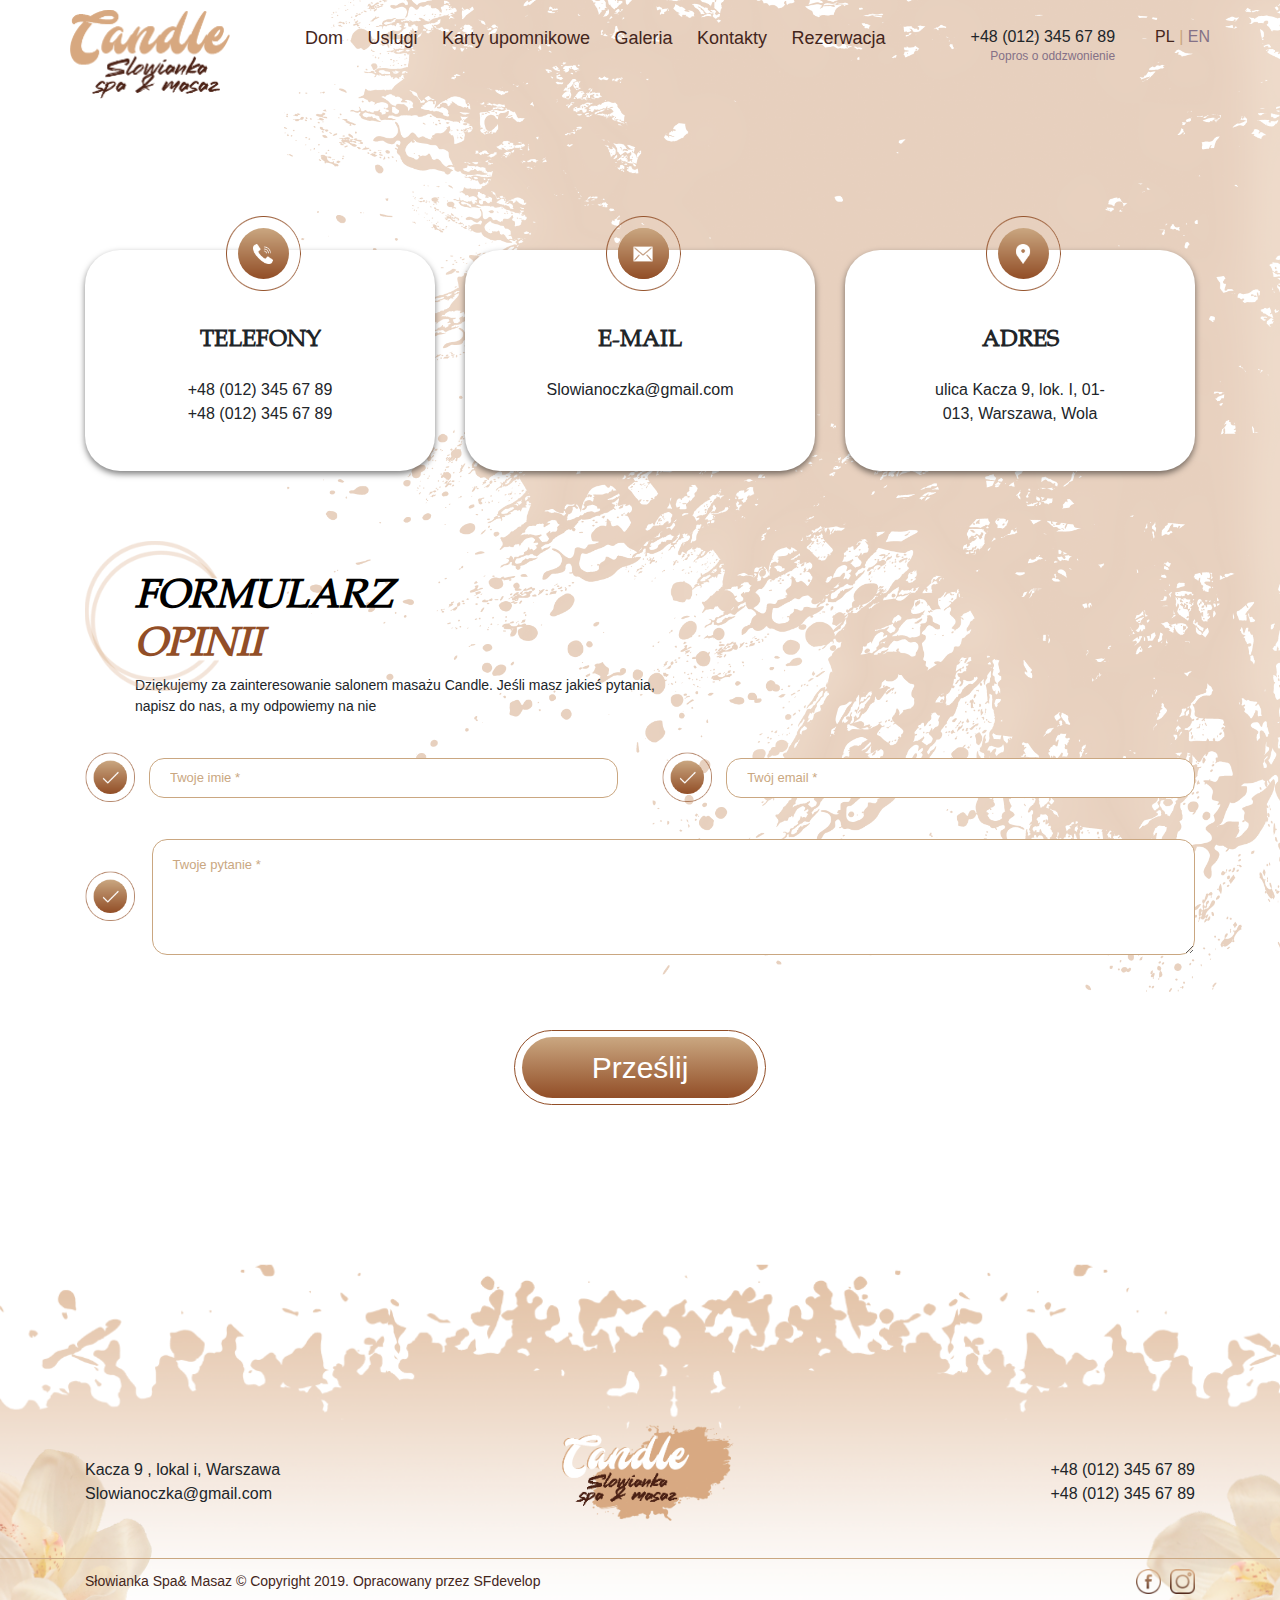
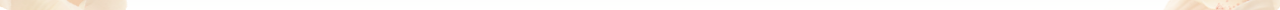
<file: contacts.html>
<!DOCTYPE html>
<html lang="pl">
<head>
    <meta charset="UTF-8">
    <meta name="viewport" content="width=device-width, initial-scale=1.0">
    <meta http-equiv="X-UA-Compatible" content="ie=edge">
    <title>...</title>

    <!-- Bootstrap -->
    <link rel="stylesheet" href="css/bootstrap.css">

    <!-- Animate -->
    <link rel="stylesheet" href="css/animate.min.css">

    <!-- OWL -->
    <link rel="stylesheet" href="css/owl.carousel.css">
    <link rel="stylesheet" href="css/owl.theme.default.css">

    <!-- Main CSS -->
    <link rel="stylesheet" href="css/styles.css">


</head>
<body>
    <!--ToTop-->
    <button class="toTop" onclick="topFunction()" id="toTop"></button>
    <!--End ToTop-->

    <div class="mainmenu animated fadeInDown" id="mainmenu">
        <div class="container">
            <div class="row navigation">
                <a href="#" class="main_logo">
                    <img src="images/logo.png" alt="" class="main_logo_img">
                </a>
                <ul class="header_menu" id="header_menu">
                    <a href="javascript:void(0)" class="closebtn" onclick="closePhone()">&times;</a>
                    <li><a href="#" class="header_menu_link">Dom</a></li>
                    <li><a href="#" class="header_menu_link">Uslugi</a></li>
                    <li><a href="#" class="header_menu_link">Karty upomnikowe</a></li>
                    <li><a href="#" class="header_menu_link">Galeria</a></li>
                    <li><a href="#" class="header_menu_link">Kontakty</a></li>
                    <li><a href="#" class="header_menu_link">Rezerwacja</a></li>
                </ul>
                <div class="conts">
                    <div class="phone">
                        <p class="phone_number">+48 (012) 345 67 89</p>
                        <button class="recall" data-toggle="modal" data-target="#recall">Popros o oddzwonienie</button>
                    </div>
                    <ul class="languages">
                        <li><a href="#" class="lang active">PL</a></li>
                        <li class="bet">|</li>
                        <li><a href="#" class="lang">EN</a></li>
                    </ul>
                </div>
                <div class="buttons">
                    <button class="phone_btn" onclick="openPhone()">
                        <img src="images/mobiphone.png" alt="" class="hamburger_img">
                    </button>
                    <ul class="languages_mobile">
                        <li><a href="#" class="lang active">PL</a></li>
                        <li class="bet">|</li>
                        <li><a href="#" class="lang">EN</a></li>
                    </ul>
                    <button class="hamburger" onclick="openNav()">
                        <img src="images/hamburger.png" alt="" class="hamburger_img">
                    </button>
                </div>
            </div>
        </div>
    </div>

    <ul class="header_menu_mobile" id="header_menu_mobile">
        <li class="menu_header">
            <img src="images/mobi_logo.png" alt="" class="menu_header_logo">
            <a href="javascript:void(0)" class="closebtn" onclick="closeNav()">&times;</a>
        </li>
        <li><a href="#" class="header_menu_link">Dom</a></li>
        <li><a href="#" class="header_menu_link">Uslugi</a></li>
        <li><a href="#" class="header_menu_link">Karty upomnikowe</a></li>
        <li><a href="#" class="header_menu_link">Galeria</a></li>
        <li><a href="#" class="header_menu_link">Kontakty</a></li>
        <li><a href="#" class="header_menu_link">Rezerwacja</a></li>
    </ul>

    <ul class="phone_mobile" id="phone_mobile">
        <li class="menu_header">
            <img src="images/mobi_logo.png" alt="" class="menu_header_logo">
            <a href="javascript:void(0)" class="closebtn" onclick="closePhone()">&times;</a>
        </li>
        <li class="phones_block">
            <p class="phone_number">+48 (012) 345 67 89</p>
            <button class="recall" data-toggle="modal" data-target="#recall">Popros o oddzwonienie</button>
        </li>
    </ul>

    <div class="contacts">
        <div class="container">
            <div class="row">
                <div class="col-md-4 col-12 text-center bblock">
                    <div class="contact_block">
                        <div class="elipse">
                            <img src="images/phone.png" alt="">
                        </div>
                        <h3 class="contact_block_title">
                            Telefony
                        </h3>
                        <ul class="phones">
                            <li>+48 (012) 345 67 89</li>
                            <li>+48 (012) 345 67 89</li>
                        </ul>
                    </div>
                </div>
                <div class="col-md-4 col-12 text-center bblock">
                    <div class="contact_block">
                        <div class="elipse">
                            <img src="images/email.png" alt="">
                        </div>
                        <h3 class="contact_block_title">
                            E-mail
                        </h3>
                        <ul class="mails">
                            <li>Slowianoczka@gmail.com</li>
                        </ul>
                    </div>
                </div>
                <div class="col-md-4 col-12 text-center bblock">
                    <div class="contact_block">
                        <div class="elipse">
                            <img src="images/adress.png" alt="">
                        </div>
                        <h3 class="contact_block_title">
                            Adres  
                        </h3>
                        <ul class="adress">
                            <li>ulica Kacza 9, lok. I, 01-013, Warszawa, Wola</li>
                        </ul>
                    </div>
                </div>
            </div>
        </div>
        <div class="container">
            <div class="row">
                <div class="col-12">
                    <h2 class="section_title">
                        <span>Formularz</span>
                        <br>opinii
                    </h2>
                    <p class="section_text">
                        Dziękujemy za zainteresowanie salonem masażu Candle. 
                        Jeśli masz jakieś pytania, napisz do nas, a my odpowiemy na nie
                    </p>
                </div>
            </div>
            <div class="row">
                <div class="col-12">
                    <form>
                        <ul class="names">
                            <li>
                                <input type="text" class="name" id="name" placeholder="Twoje imie *">
                            </li>
                            <li>
                                <input type="text" class="email" id="email" placeholder="Twój email *">
                            </li>
                        </ul>
                        <ul>
                            <li class="textarea">
                                <textarea id="ques" rows="5" class="ques" placeholder="Twoje pytanie *"></textarea>
                            </li>
                        </ul>
                        <div class="form_btn_outside">
                            <button type="button" class="form_btn">
                                Prześlij
                            </button>
                        </div>
                    </form>
                </div>
            </div>
        </div>
    </div>

    <footer class="footer">
        <div class="container">
            <div class="row" id="container">
                <div class="col-md-4 col-12 top_block">
                    <p class="adress">
                        Kacza 9 , lokal i, Warszawa
                    </p>
                    <p class="email">
                        Slowianoczka@gmail.com
                    </p>
                </div>
                <div class="col-md-4 col-12 center_block">
                    <img src="images/footer_logo.png" alt="" class="logo_img">
                </div>
                <div class="col-md-4 col-12 bottom_block">
                    <p class="phone">
                        +48 (012) 345 67 89
                    </p>
                    <p class="phone">
                        +48 (012) 345 67 89
                    </p>
                </div>
            </div>
        </div>
        <div class="container copyright">
            <div class="container">
                <div class="row">
                    <div class="col-8">
                        <p class="copyright_text">
                            Słowianka Spa& Masaz © Copyright 2019.  Opracowany przez SFdevelop
                        </p>
                    </div>
                    <div class="col-4">
                        <ul class="footer_socials">
                            <li><a href="#" class="fs_link">
                                <img src="images/fb.png" alt="">
                            </a></li>
                            <li><a href="#" class="fs_link">
                                <img src="images/insta.png" alt="">
                            </a></li>
                        </ul>
                    </div>
                </div>
            </div>
        </div>
    </footer>

    <!-- Modals -->
    <div class="modal fade" id="recall" tabindex="-1" role="dialog" aria-labelledby="recallLabel" aria-hidden="true">
        <div class="modal-dialog recall_modal" role="document">
            <div class="modal-content">
                <div class="modal_header">
                    <h3 class="modal_title">
                        <span>Poproś o</span> oddzwonienie
                    </h3>
                    <button type="button" class="close_btn" data-dismiss="modal">
                        <img src="images/close_btn.png" alt="">
                    </button>
                </div>
                <div class="modal_body">
                    <form>
                        <ul>
                            <li>
                                <input type="text" class="name" id="name" placeholder="Imię i nazwisko *">
                            </li>
                            <li>
                                <input type="text" class="phone" id="phone" placeholder="Numer telefonu *">
                            </li>
                        </ul>
                        <p class="form_text">
                            Klikając przycisk, wyrażasz zgodę na przetwarzanie danych osobowych.
                        </p>
                        <div class="form_btn_outside">
                            <button type="button" class="form_btn">
                                Prześlij
                            </button>
                        </div>
                    </form>
                </div>
            </div>
        </div>
    </div>

    <div class="modal fade" id="giftcard" tabindex="-1" role="dialog" aria-labelledby="giftcardLabel" aria-hidden="true">
        <div class="modal-dialog recall_modal" role="document">
            <div class="modal-content">
                <div class="modal_header">
                    <h3 class="modal_title">
                        <span>Zamów</span> kartę podarunkową
                    </h3>
                    <button type="button" class="close_btn" data-dismiss="modal">
                        <img src="images/close_btn.png" alt="">
                    </button>
                </div>
                <div class="modal_body">
                    <form>
                        <ul>
                            <li>
                                <input type="text" class="name" id="name" placeholder="Imię i nazwisko *">
                            </li>
                            <li>
                                <input type="text" class="phone" id="phone" placeholder="Numer telefonu *">
                            </li>
                            <li>
                                <input type="text" class="object" id="object" placeholder="Nazwa odbiorcy karty *">
                            </li>
                        </ul>
                        <p class="form_text">
                            Klikając przycisk, wyrażasz zgodę na przetwarzanie danych osobowych.
                        </p>
                        <div class="form_btn_outside">
                            <button type="button" class="form_btn">
                                Prześlij
                            </button>
                        </div>
                    </form>
                </div>
            </div>
        </div>
    </div>
    
    <!-- Scripts -->
    <script src="js/jquery.min.js"></script>
    <script src="js/popper.min.js"></script>
    <script src="js/bootstrap.min.js"></script>
    <script src="js/owl.carousel.js"></script>
    <script src="js/moment-with-locales.min.js"></script>
    <script src="js/main.js"></script>
</body>
</html>
</file>
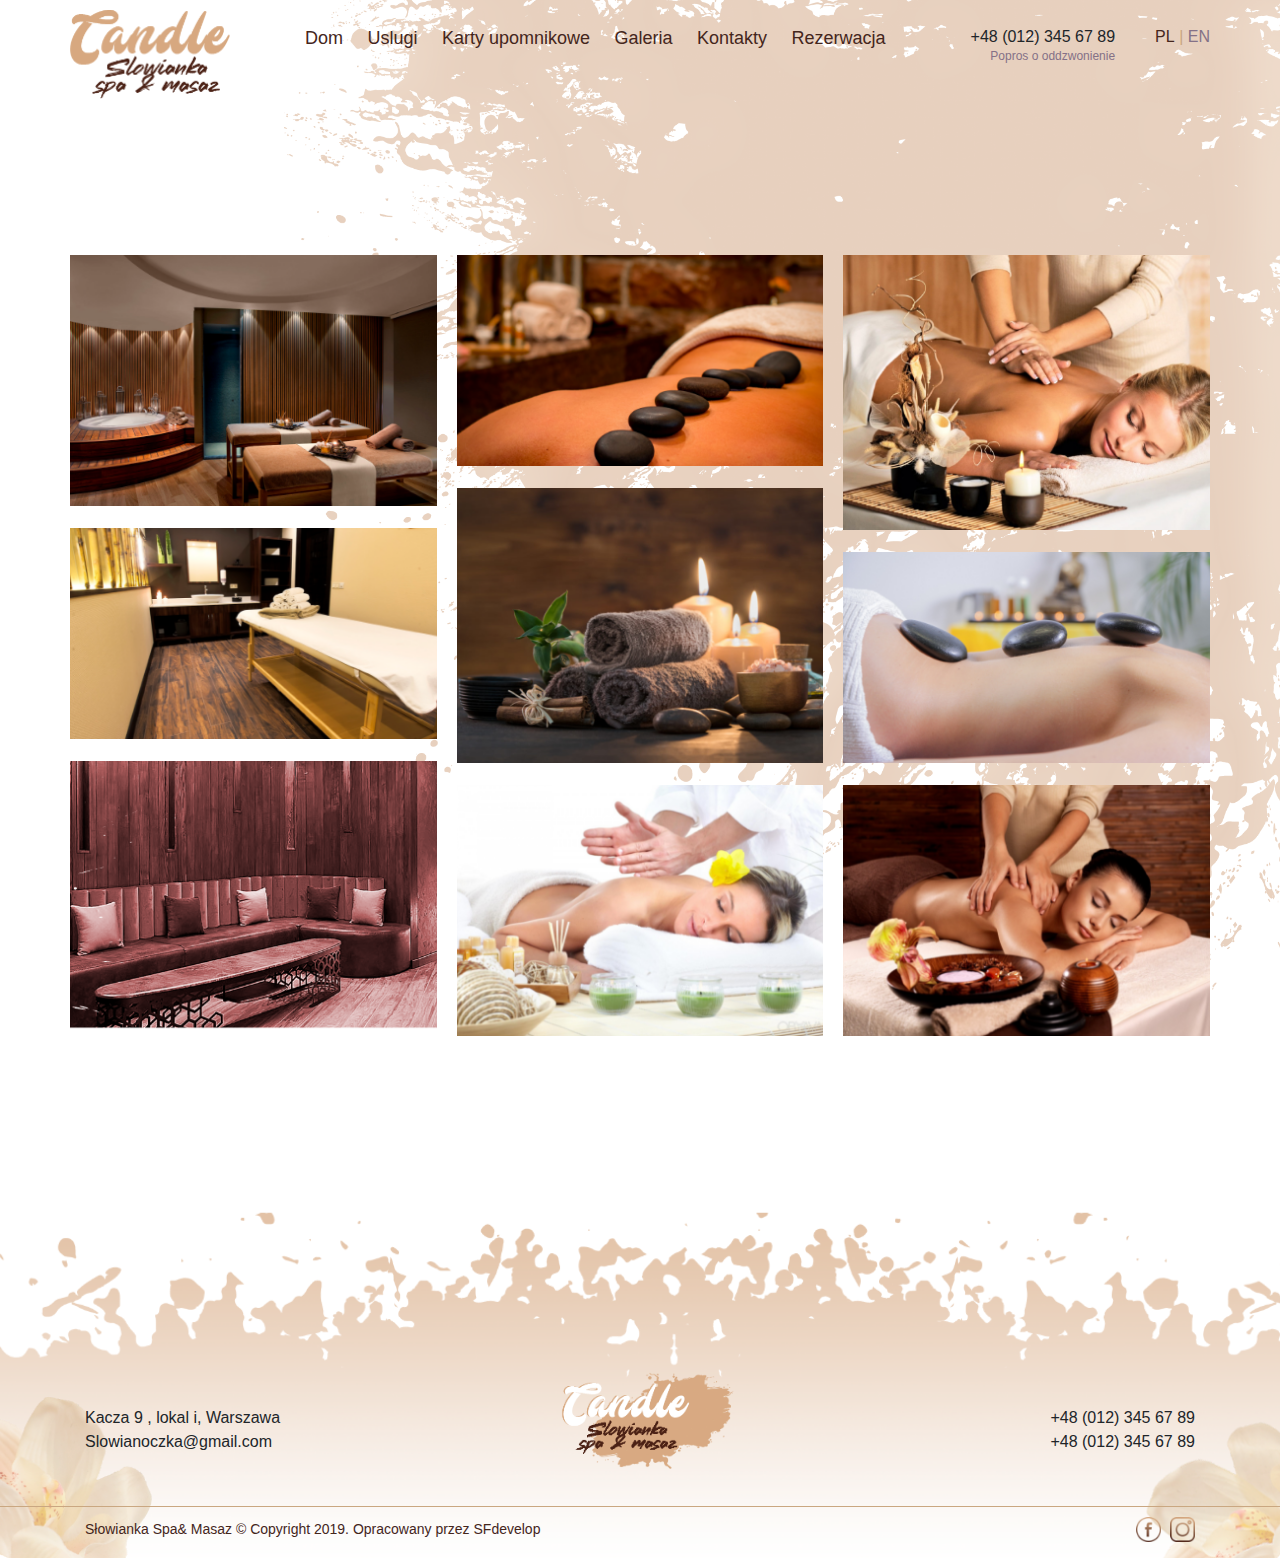
<file: gallery.html>
<!DOCTYPE html>
<html lang="pl">
<head>
    <meta charset="UTF-8">
    <meta name="viewport" content="width=device-width, initial-scale=1.0">
    <meta http-equiv="X-UA-Compatible" content="ie=edge">
    <title>...</title>

    <!-- Bootstrap -->
    <link rel="stylesheet" href="css/bootstrap.css">

    <!-- Animate -->
    <link rel="stylesheet" href="css/animate.min.css">

    <!-- OWL -->
    <link rel="stylesheet" href="css/owl.carousel.css">
    <link rel="stylesheet" href="css/owl.theme.default.css">

    <!-- Main CSS -->
    <link rel="stylesheet" href="css/styles.css">


</head>
<body>
    <!--ToTop-->
    <button class="toTop" onclick="topFunction()" id="toTop"></button>
    <!--End ToTop-->

    <div class="mainmenu animated fadeInDown" id="mainmenu">
        <div class="container">
            <div class="row navigation">
                <a href="#" class="main_logo">
                    <img src="images/logo.png" alt="" class="main_logo_img">
                </a>
                <ul class="header_menu" id="header_menu">
                    <a href="javascript:void(0)" class="closebtn" onclick="closePhone()">&times;</a>
                    <li><a href="#" class="header_menu_link">Dom</a></li>
                    <li><a href="#" class="header_menu_link">Uslugi</a></li>
                    <li><a href="#" class="header_menu_link">Karty upomnikowe</a></li>
                    <li><a href="#" class="header_menu_link">Galeria</a></li>
                    <li><a href="#" class="header_menu_link">Kontakty</a></li>
                    <li><a href="#" class="header_menu_link">Rezerwacja</a></li>
                </ul>
                <div class="conts">
                    <div class="phone">
                        <p class="phone_number">+48 (012) 345 67 89</p>
                        <button class="recall" data-toggle="modal" data-target="#recall">Popros o oddzwonienie</button>
                    </div>
                    <ul class="languages">
                        <li><a href="#" class="lang active">PL</a></li>
                        <li class="bet">|</li>
                        <li><a href="#" class="lang">EN</a></li>
                    </ul>
                </div>
                <div class="buttons">
                    <button class="phone_btn" onclick="openPhone()">
                        <img src="images/mobiphone.png" alt="" class="hamburger_img">
                    </button>
                    <ul class="languages_mobile">
                        <li><a href="#" class="lang active">PL</a></li>
                        <li class="bet">|</li>
                        <li><a href="#" class="lang">EN</a></li>
                    </ul>
                    <button class="hamburger" onclick="openNav()">
                        <img src="images/hamburger.png" alt="" class="hamburger_img">
                    </button>
                </div>
            </div>
        </div>
    </div>

    <ul class="header_menu_mobile" id="header_menu_mobile">
        <li class="menu_header">
            <img src="images/mobi_logo.png" alt="" class="menu_header_logo">
            <a href="javascript:void(0)" class="closebtn" onclick="closeNav()">&times;</a>
        </li>
        <li><a href="#" class="header_menu_link">Dom</a></li>
        <li><a href="#" class="header_menu_link">Uslugi</a></li>
        <li><a href="#" class="header_menu_link">Karty upomnikowe</a></li>
        <li><a href="#" class="header_menu_link">Galeria</a></li>
        <li><a href="#" class="header_menu_link">Kontakty</a></li>
        <li><a href="#" class="header_menu_link">Rezerwacja</a></li>
    </ul>

    <ul class="phone_mobile" id="phone_mobile">
        <li class="menu_header">
            <img src="images/mobi_logo.png" alt="" class="menu_header_logo">
            <a href="javascript:void(0)" class="closebtn" onclick="closePhone()">&times;</a>
        </li>
        <li class="phones_block">
            <p class="phone_number">+48 (012) 345 67 89</p>
            <button class="recall" data-toggle="modal" data-target="#recall">Popros o oddzwonienie</button>
        </li>
    </ul>

    <div class="gallery">
        <div class="container">
            <div class="row">
                <div class="card-columns">
                    <div class="card text-center">
                        <img src="images/img1.png" alt="" class="gallery_img">
                    </div>
                    <div class="card text-center">
                        <img src="images/img2.png" alt="" class="gallery_img">
                    </div>
                    <div class="card text-center">
                        <img src="images/img3.png" alt="" class="gallery_img">
                    </div>
                    <div class="card text-center">
                        <img src="images/img4.png" alt="" class="gallery_img">
                    </div>
                    <div class="card text-center">
                        <img src="images/img5.png" alt="" class="gallery_img">
                    </div>
                    <div class="card text-center">
                        <img src="images/img6.png" alt="" class="gallery_img">
                    </div>
                    <div class="card text-center">
                        <img src="images/img7.png" alt="" class="gallery_img">
                    </div>
                    <div class="card text-center">
                        <img src="images/img8.png" alt="" class="gallery_img">
                    </div>
                    <div class="card text-center">
                        <img src="images/img9.png" alt="" class="gallery_img">
                    </div>
                </div>
            </div>
        </div>
    </div>

    <footer class="footer">
        <div class="container">
            <div class="row" id="container">
                <div class="col-md-4 col-12 top_block">
                    <p class="adress">
                        Kacza 9 , lokal i, Warszawa
                    </p>
                    <p class="email">
                        Slowianoczka@gmail.com
                    </p>
                </div>
                <div class="col-md-4 col-12 center_block">
                    <img src="images/footer_logo.png" alt="" class="logo_img">
                </div>
                <div class="col-md-4 col-12 bottom_block">
                    <p class="phone">
                        +48 (012) 345 67 89
                    </p>
                    <p class="phone">
                        +48 (012) 345 67 89
                    </p>
                </div>
            </div>
        </div>
        <div class="container copyright">
            <div class="container">
                <div class="row">
                    <div class="col-8">
                        <p class="copyright_text">
                            Słowianka Spa& Masaz © Copyright 2019.  Opracowany przez SFdevelop
                        </p>
                    </div>
                    <div class="col-4">
                        <ul class="footer_socials">
                            <li><a href="#" class="fs_link">
                                <img src="images/fb.png" alt="">
                            </a></li>
                            <li><a href="#" class="fs_link">
                                <img src="images/insta.png" alt="">
                            </a></li>
                        </ul>
                    </div>
                </div>
            </div>
        </div>
    </footer>

    <!-- Modals -->
    <div class="modal fade" id="recall" tabindex="-1" role="dialog" aria-labelledby="recallLabel" aria-hidden="true">
        <div class="modal-dialog recall_modal" role="document">
            <div class="modal-content">
                <div class="modal_header">
                    <h3 class="modal_title">
                        <span>Poproś o</span> oddzwonienie
                    </h3>
                    <button type="button" class="close_btn" data-dismiss="modal">
                        <img src="images/close_btn.png" alt="">
                    </button>
                </div>
                <div class="modal_body">
                    <form>
                        <ul>
                            <li>
                                <input type="text" class="name" id="name" placeholder="Imię i nazwisko *">
                            </li>
                            <li>
                                <input type="text" class="phone" id="phone" placeholder="Numer telefonu *">
                            </li>
                        </ul>
                        <p class="form_text">
                            Klikając przycisk, wyrażasz zgodę na przetwarzanie danych osobowych.
                        </p>
                        <div class="form_btn_outside">
                            <button type="button" class="form_btn">
                                Prześlij
                            </button>
                        </div>
                    </form>
                </div>
            </div>
        </div>
    </div>

    <div class="modal fade" id="giftcard" tabindex="-1" role="dialog" aria-labelledby="giftcardLabel" aria-hidden="true">
        <div class="modal-dialog recall_modal" role="document">
            <div class="modal-content">
                <div class="modal_header">
                    <h3 class="modal_title">
                        <span>Zamów</span> kartę podarunkową
                    </h3>
                    <button type="button" class="close_btn" data-dismiss="modal">
                        <img src="images/close_btn.png" alt="">
                    </button>
                </div>
                <div class="modal_body">
                    <form>
                        <ul>
                            <li>
                                <input type="text" class="name" id="name" placeholder="Imię i nazwisko *">
                            </li>
                            <li>
                                <input type="text" class="phone" id="phone" placeholder="Numer telefonu *">
                            </li>
                            <li>
                                <input type="text" class="object" id="object" placeholder="Nazwa odbiorcy karty *">
                            </li>
                        </ul>
                        <p class="form_text">
                            Klikając przycisk, wyrażasz zgodę na przetwarzanie danych osobowych.
                        </p>
                        <div class="form_btn_outside">
                            <button type="button" class="form_btn">
                                Prześlij
                            </button>
                        </div>
                    </form>
                </div>
            </div>
        </div>
    </div>
    
    <!-- Scripts -->
    <script src="js/jquery.min.js"></script>
    <script src="js/popper.min.js"></script>
    <script src="js/bootstrap.min.js"></script>
    <script src="js/owl.carousel.js"></script>
    <script src="js/moment-with-locales.min.js"></script>
    <script src="js/main.js"></script>
</body>
</html>
</file>
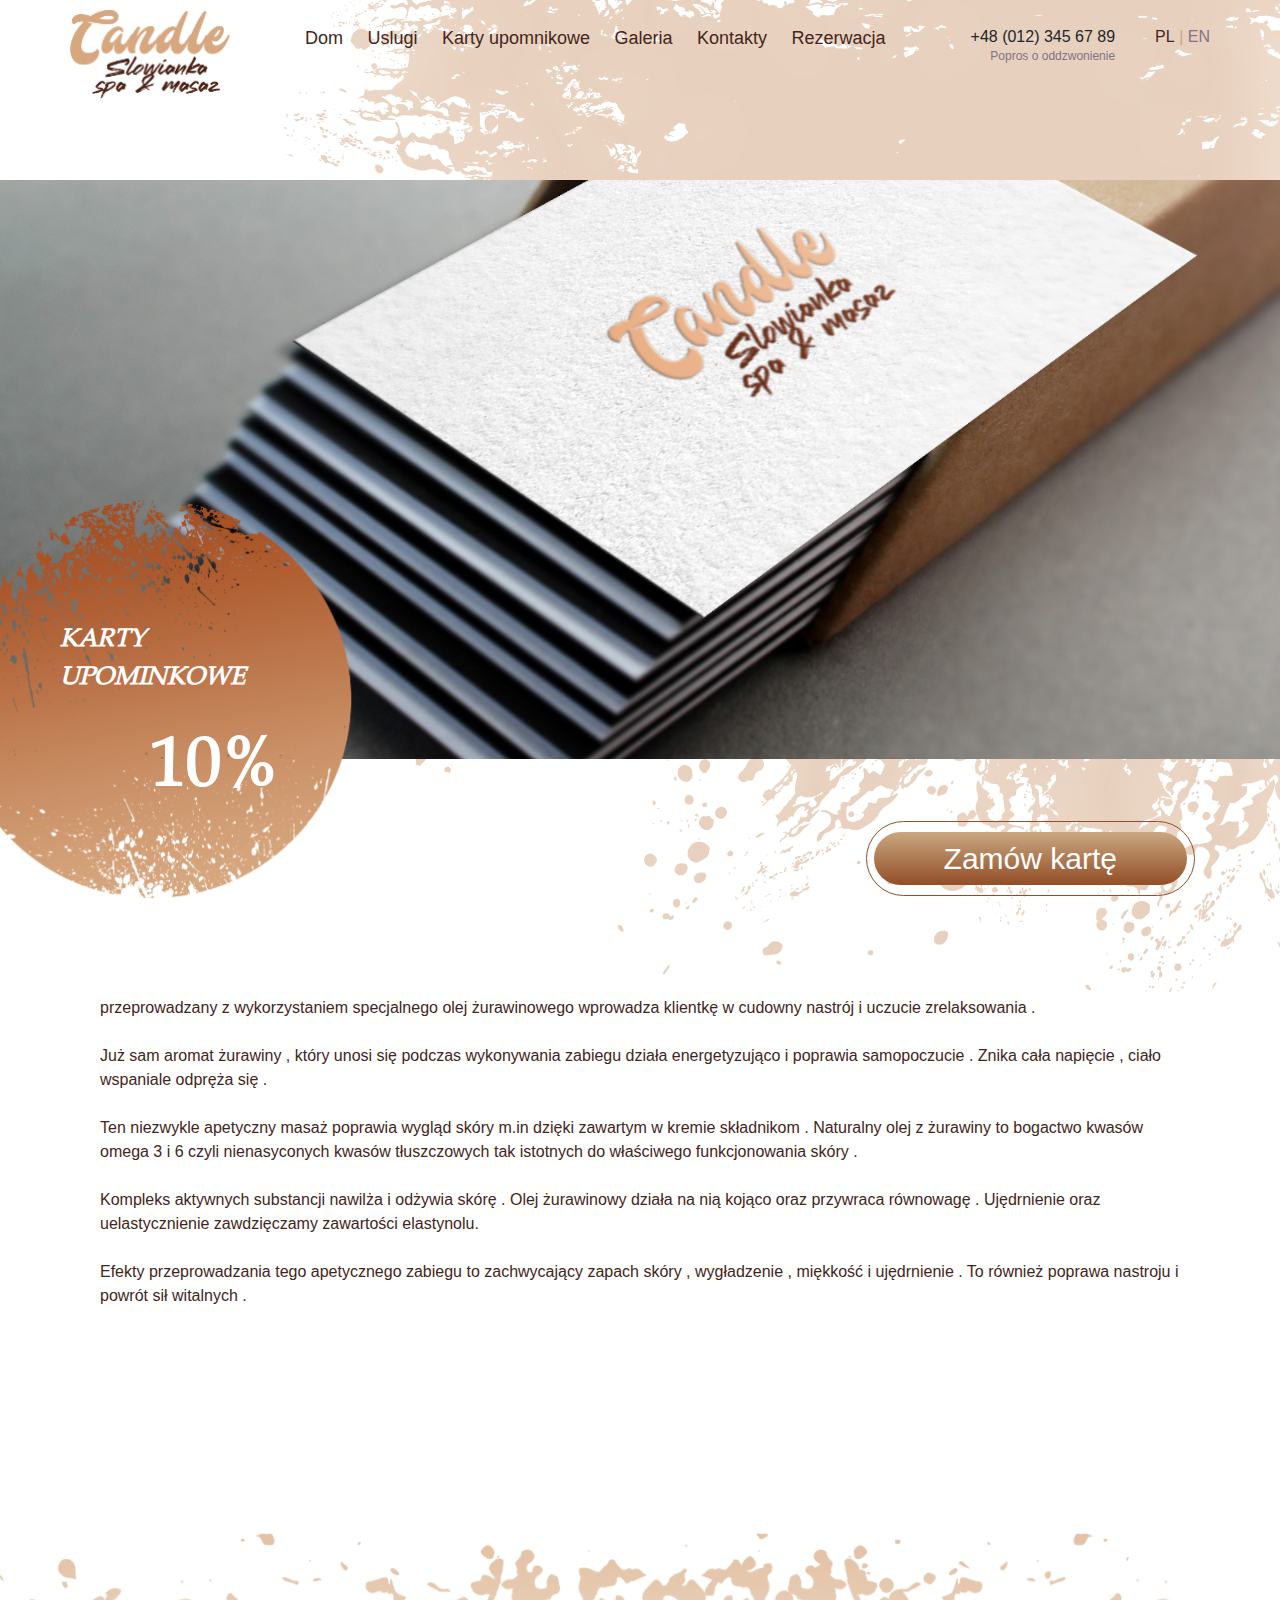
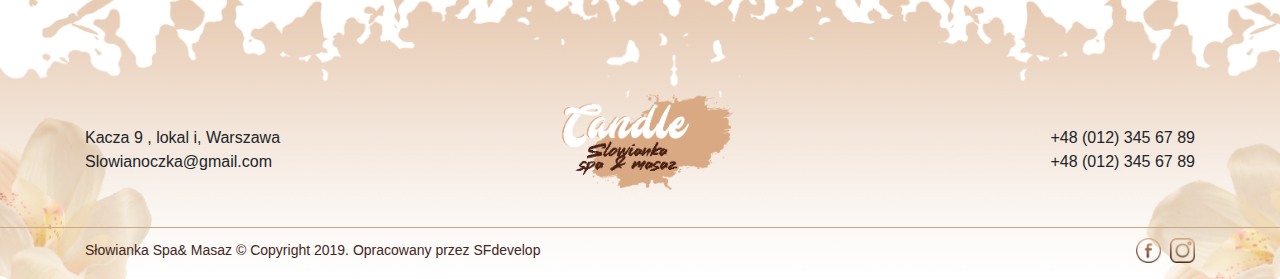
<file: giftcard.html>
<!DOCTYPE html>
<html lang="pl">
<head>
    <meta charset="UTF-8">
    <meta name="viewport" content="width=device-width, initial-scale=1.0">
    <meta http-equiv="X-UA-Compatible" content="ie=edge">
    <title>...</title>

    <!-- Bootstrap -->
    <link rel="stylesheet" href="css/bootstrap.css">

    <!-- Animate -->
    <link rel="stylesheet" href="css/animate.min.css">

    <!-- OWL -->
    <link rel="stylesheet" href="css/owl.carousel.css">
    <link rel="stylesheet" href="css/owl.theme.default.css">

    <!-- Main CSS -->
    <link rel="stylesheet" href="css/styles.css">


</head>
<body>
    <!--ToTop-->
    <button class="toTop" onclick="topFunction()" id="toTop"></button>
    <!--End ToTop-->

    <div class="mainmenu animated fadeInDown" id="mainmenu">
        <div class="container">
            <div class="row navigation">
                <a href="#" class="main_logo">
                    <img src="images/logo.png" alt="" class="main_logo_img">
                </a>
                <ul class="header_menu" id="header_menu">
                    <a href="javascript:void(0)" class="closebtn" onclick="closePhone()">&times;</a>
                    <li><a href="#" class="header_menu_link">Dom</a></li>
                    <li><a href="#" class="header_menu_link">Uslugi</a></li>
                    <li><a href="#" class="header_menu_link">Karty upomnikowe</a></li>
                    <li><a href="#" class="header_menu_link">Galeria</a></li>
                    <li><a href="#" class="header_menu_link">Kontakty</a></li>
                    <li><a href="#" class="header_menu_link">Rezerwacja</a></li>
                </ul>
                <div class="conts">
                    <div class="phone">
                        <p class="phone_number">+48 (012) 345 67 89</p>
                        <button class="recall" data-toggle="modal" data-target="#recall">Popros o oddzwonienie</button>
                    </div>
                    <ul class="languages">
                        <li><a href="#" class="lang active">PL</a></li>
                        <li class="bet">|</li>
                        <li><a href="#" class="lang">EN</a></li>
                    </ul>
                </div>
                <div class="buttons">
                    <button class="phone_btn" onclick="openPhone()">
                        <img src="images/mobiphone.png" alt="" class="hamburger_img">
                    </button>
                    <ul class="languages_mobile">
                        <li><a href="#" class="lang active">PL</a></li>
                        <li class="bet">|</li>
                        <li><a href="#" class="lang">EN</a></li>
                    </ul>
                    <button class="hamburger" onclick="openNav()">
                        <img src="images/hamburger.png" alt="" class="hamburger_img">
                    </button>
                </div>
            </div>
        </div>
    </div>

    <ul class="header_menu_mobile" id="header_menu_mobile">
        <li class="menu_header">
            <img src="images/mobi_logo.png" alt="" class="menu_header_logo">
            <a href="javascript:void(0)" class="closebtn" onclick="closeNav()">&times;</a>
        </li>
        <li><a href="#" class="header_menu_link">Dom</a></li>
        <li><a href="#" class="header_menu_link">Uslugi</a></li>
        <li><a href="#" class="header_menu_link">Karty upomnikowe</a></li>
        <li><a href="#" class="header_menu_link">Galeria</a></li>
        <li><a href="#" class="header_menu_link">Kontakty</a></li>
        <li><a href="#" class="header_menu_link">Rezerwacja</a></li>
    </ul>

    <ul class="phone_mobile" id="phone_mobile">
        <li class="menu_header">
            <img src="images/mobi_logo.png" alt="" class="menu_header_logo">
            <a href="javascript:void(0)" class="closebtn" onclick="closePhone()">&times;</a>
        </li>
        <li class="phones_block">
            <p class="phone_number">+48 (012) 345 67 89</p>
            <button class="recall" data-toggle="modal" data-target="#recall">Popros o oddzwonienie</button>
        </li>
    </ul>

    <div class="article">
        <img src="images/giftcard.png" alt="" class="article_img">

        <div class="article_title">
            <p class="atitle">Karty <br>upominkowe</p>
            <ul class="percent">
                <li>10%</li>
            </ul>
        </div>

        <div class="container">
            <div class="row">
                <div class="col-12 btn_block">
                    <div class="service_btn">
                        <a href="#" class="service_link">
                            Zamów kartę                        
                        </a>
                    </div>
                    <div class="col-12 article_block">
                        <p class="article_text">
                            przeprowadzany z wykorzystaniem specjalnego olej  żurawinowego wprowadza klientkę w cudowny nastrój i uczucie zrelaksowania . 
                            <br><br>Już sam aromat żurawiny , który unosi się podczas wykonywania zabiegu działa energetyzująco i poprawia samopoczucie . Znika cała napięcie , ciało wspaniale odpręża się .
                            <br><br>Ten niezwykle apetyczny masaż poprawia wygląd skóry m.in dzięki zawartym w kremie składnikom . Naturalny olej z żurawiny to bogactwo kwasów omega 3 i 6 czyli nienasyconych kwasów tłuszczowych tak istotnych do właściwego funkcjonowania skóry . 
                            <br><br>Kompleks aktywnych substancji nawilża i odżywia skórę . Olej żurawinowy działa na nią kojąco oraz przywraca równowagę . Ujędrnienie oraz uelastycznienie zawdzięczamy zawartości elastynolu. 
                            <br><br>Efekty przeprowadzania tego apetycznego zabiegu to zachwycający zapach skóry , wygładzenie , miękkość i ujędrnienie . To również poprawa nastroju i powrót sił witalnych .
                        </p>
                    </div>
                </div>
            </div>
        </div>
    </div>



    <footer class="footer">
        <div class="container">
            <div class="row" id="container">
                <div class="col-md-4 col-12 top_block">
                    <p class="adress">
                        Kacza 9 , lokal i, Warszawa
                    </p>
                    <p class="email">
                        Slowianoczka@gmail.com
                    </p>
                </div>
                <div class="col-md-4 col-12 center_block">
                    <img src="images/footer_logo.png" alt="" class="logo_img">
                </div>
                <div class="col-md-4 col-12 bottom_block">
                    <p class="phone">
                        +48 (012) 345 67 89
                    </p>
                    <p class="phone">
                        +48 (012) 345 67 89
                    </p>
                </div>
            </div>
        </div>
        <div class="container copyright">
            <div class="container">
                <div class="row">
                    <div class="col-8">
                        <p class="copyright_text">
                            Słowianka Spa& Masaz © Copyright 2019.  Opracowany przez SFdevelop
                        </p>
                    </div>
                    <div class="col-4">
                        <ul class="footer_socials">
                            <li><a href="#" class="fs_link">
                                <img src="images/fb.png" alt="">
                            </a></li>
                            <li><a href="#" class="fs_link">
                                <img src="images/insta.png" alt="">
                            </a></li>
                        </ul>
                    </div>
                </div>
            </div>
        </div>
    </footer>

    <!-- Modals -->
    <div class="modal fade" id="recall" tabindex="-1" role="dialog" aria-labelledby="recallLabel" aria-hidden="true">
        <div class="modal-dialog recall_modal" role="document">
            <div class="modal-content">
                <div class="modal_header">
                    <h3 class="modal_title">
                        <span>Poproś o</span> oddzwonienie
                    </h3>
                    <button type="button" class="close_btn" data-dismiss="modal">
                        <img src="images/close_btn.png" alt="">
                    </button>
                </div>
                <div class="modal_body">
                    <form>
                        <ul>
                            <li>
                                <input type="text" class="name" id="name" placeholder="Imię i nazwisko *">
                            </li>
                            <li>
                                <input type="text" class="phone" id="phone" placeholder="Numer telefonu *">
                            </li>
                        </ul>
                        <p class="form_text">
                            Klikając przycisk, wyrażasz zgodę na przetwarzanie danych osobowych.
                        </p>
                        <div class="form_btn_outside">
                            <button type="button" class="form_btn">
                                Prześlij
                            </button>
                        </div>
                    </form>
                </div>
            </div>
        </div>
    </div>

    <div class="modal fade" id="giftcard" tabindex="-1" role="dialog" aria-labelledby="giftcardLabel" aria-hidden="true">
        <div class="modal-dialog recall_modal" role="document">
            <div class="modal-content">
                <div class="modal_header">
                    <h3 class="modal_title">
                        <span>Zamów</span> kartę podarunkową
                    </h3>
                    <button type="button" class="close_btn" data-dismiss="modal">
                        <img src="images/close_btn.png" alt="">
                    </button>
                </div>
                <div class="modal_body">
                    <form>
                        <ul>
                            <li>
                                <input type="text" class="name" id="name" placeholder="Imię i nazwisko *">
                            </li>
                            <li>
                                <input type="text" class="phone" id="phone" placeholder="Numer telefonu *">
                            </li>
                            <li>
                                <input type="text" class="object" id="object" placeholder="Nazwa odbiorcy karty *">
                            </li>
                        </ul>
                        <p class="form_text">
                            Klikając przycisk, wyrażasz zgodę na przetwarzanie danych osobowych.
                        </p>
                        <div class="form_btn_outside">
                            <button type="button" class="form_btn">
                                Prześlij
                            </button>
                        </div>
                    </form>
                </div>
            </div>
        </div>
    </div>
    
    <!-- Scripts -->
    <script src="js/jquery.min.js"></script>
    <script src="js/popper.min.js"></script>
    <script src="js/bootstrap.min.js"></script>
    <script src="js/owl.carousel.js"></script>
    <script src="js/moment-with-locales.min.js"></script>
    <script src="js/main.js"></script>
</body>
</html>
</file>
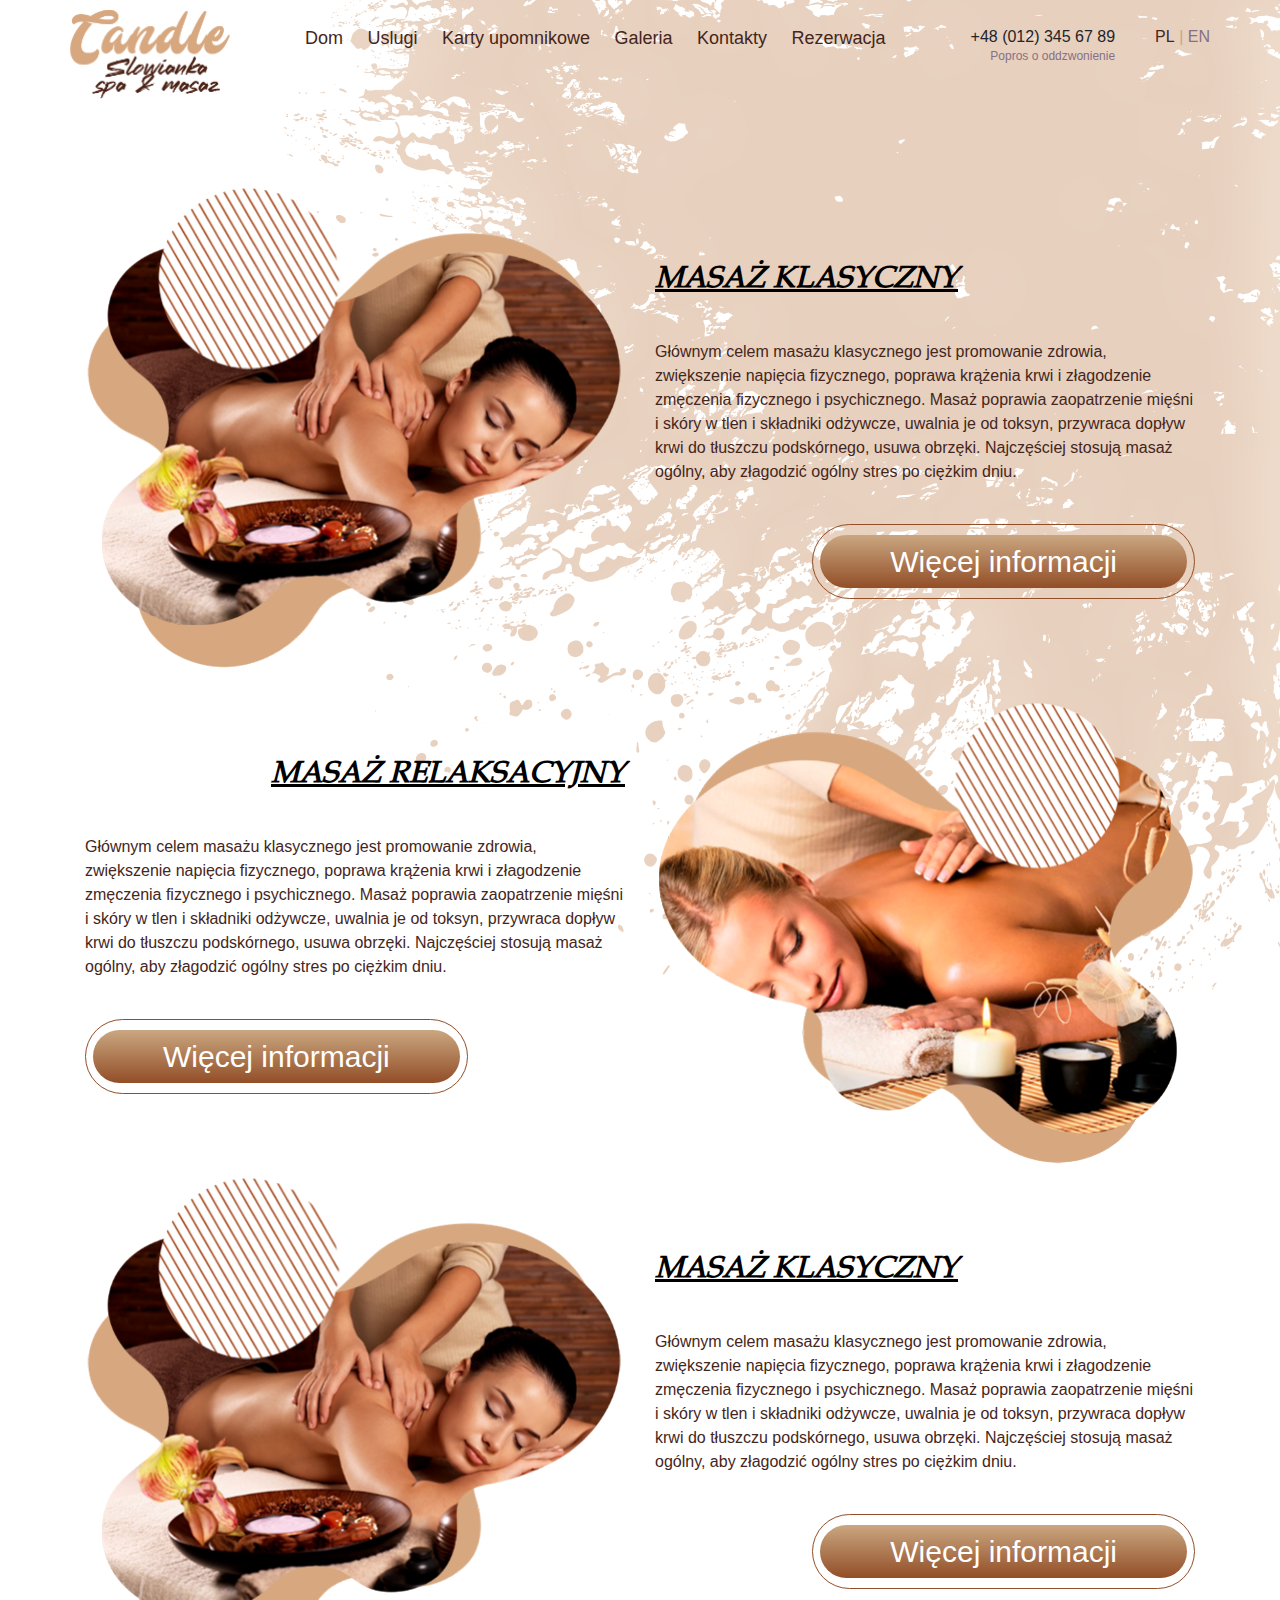
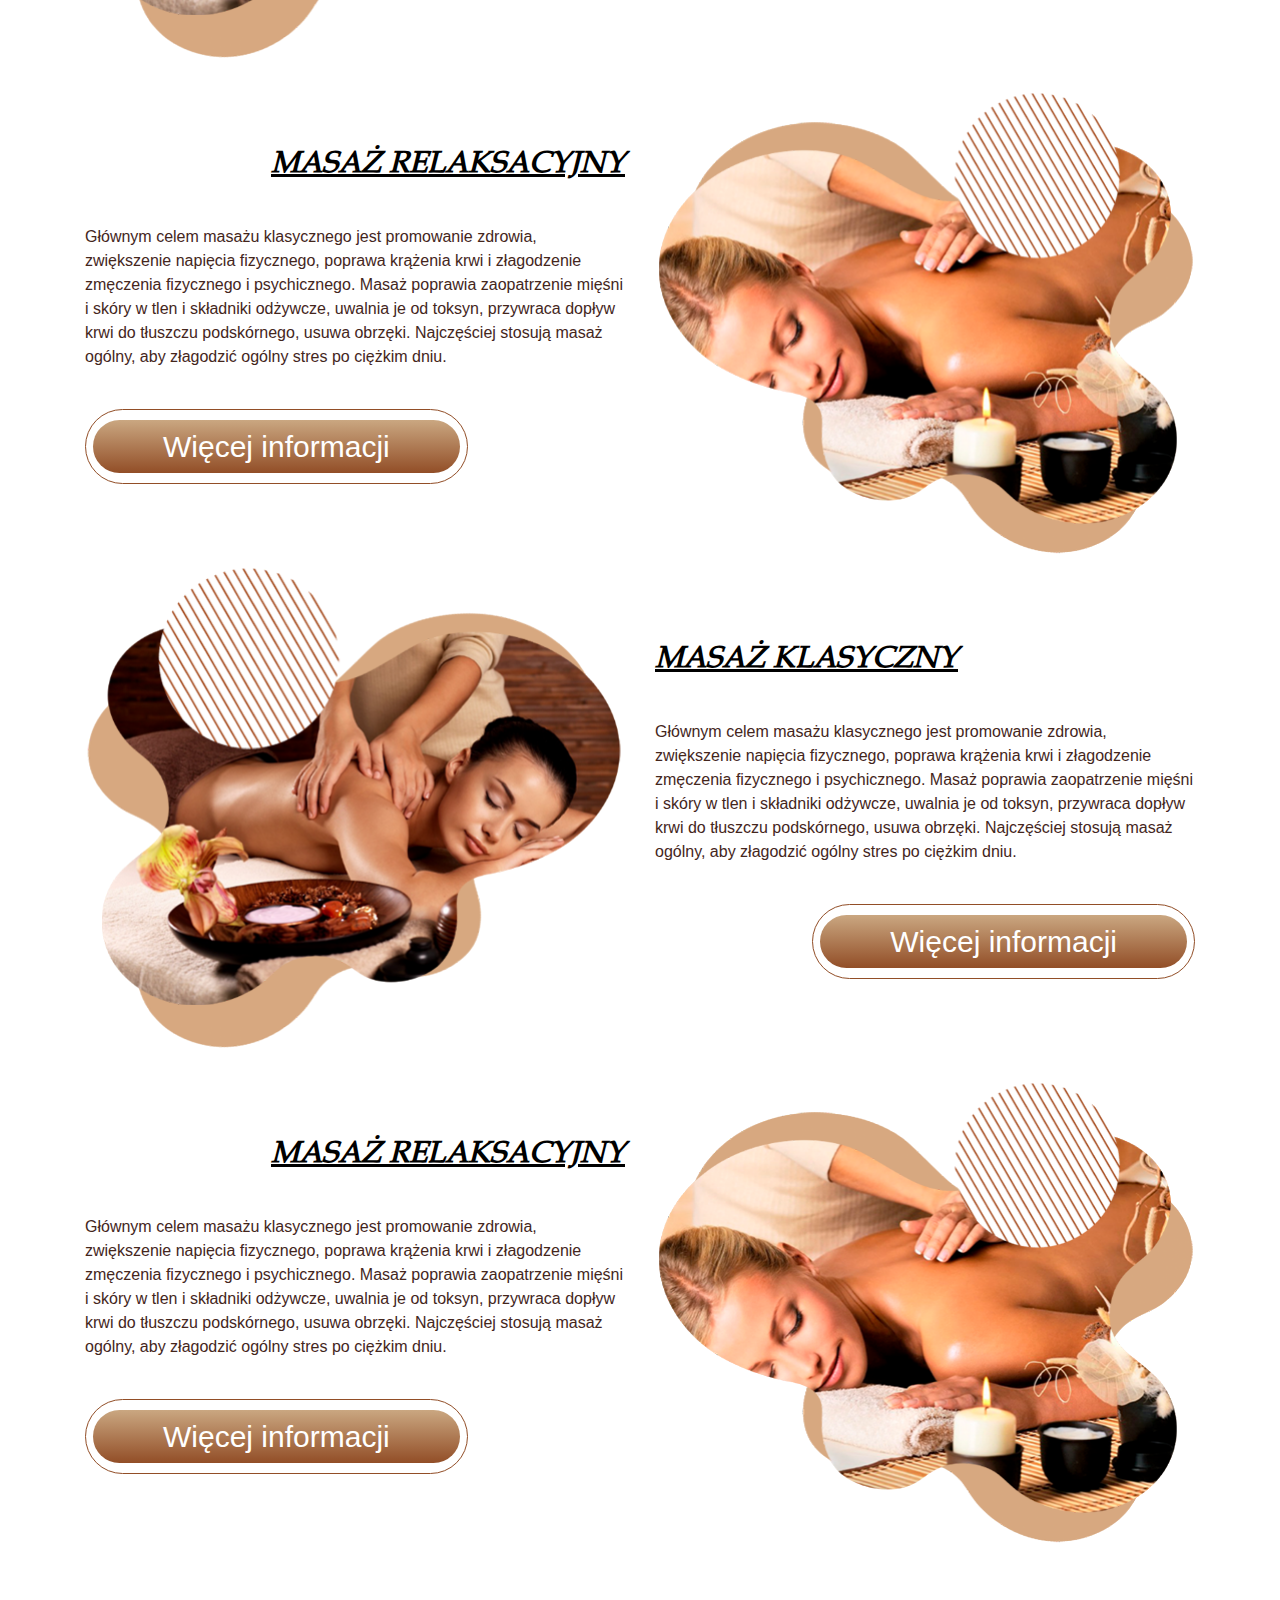
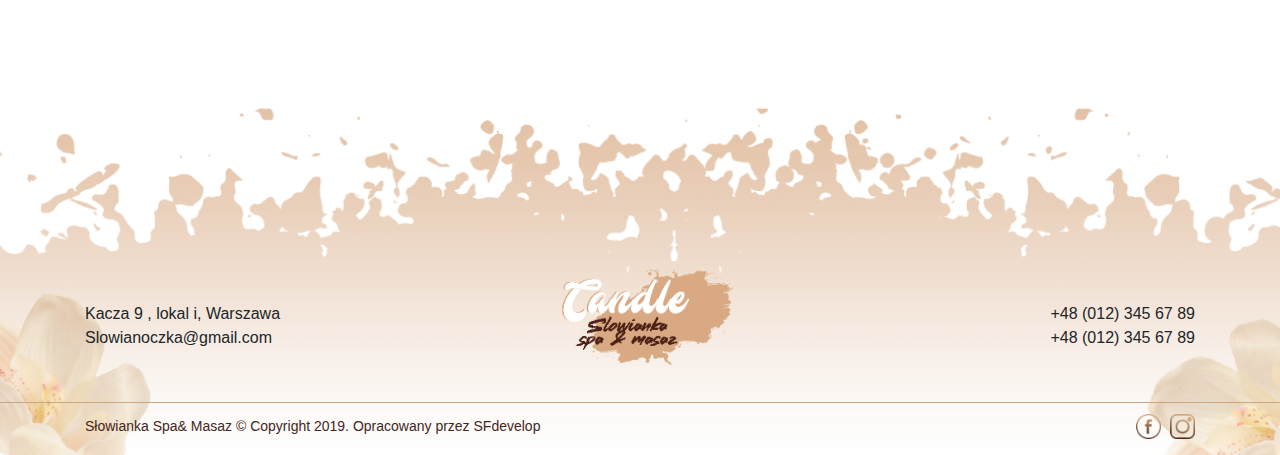
<file: service.html>
<!DOCTYPE html>
<html lang="pl">
<head>
    <meta charset="UTF-8">
    <meta name="viewport" content="width=device-width, initial-scale=1.0">
    <meta http-equiv="X-UA-Compatible" content="ie=edge">
    <title>...</title>

    <!-- Bootstrap -->
    <link rel="stylesheet" href="css/bootstrap.css">

    <!-- Animate -->
    <link rel="stylesheet" href="css/animate.min.css">

    <!-- OWL -->
    <link rel="stylesheet" href="css/owl.carousel.css">
    <link rel="stylesheet" href="css/owl.theme.default.css">

    <!-- Main CSS -->
    <link rel="stylesheet" href="css/styles.css">


</head>
<body>
    <!--ToTop-->
    <button class="toTop" onclick="topFunction()" id="toTop"></button>
    <!--End ToTop-->

    <div class="mainmenu animated fadeInDown" id="mainmenu">
        <div class="container">
            <div class="row navigation">
                <a href="#" class="main_logo">
                    <img src="images/logo.png" alt="" class="main_logo_img">
                </a>
                <ul class="header_menu" id="header_menu">
                    <a href="javascript:void(0)" class="closebtn" onclick="closePhone()">&times;</a>
                    <li><a href="#" class="header_menu_link">Dom</a></li>
                    <li><a href="#" class="header_menu_link">Uslugi</a></li>
                    <li><a href="#" class="header_menu_link">Karty upomnikowe</a></li>
                    <li><a href="#" class="header_menu_link">Galeria</a></li>
                    <li><a href="#" class="header_menu_link">Kontakty</a></li>
                    <li><a href="#" class="header_menu_link">Rezerwacja</a></li>
                </ul>
                <div class="conts">
                    <div class="phone">
                        <p class="phone_number">+48 (012) 345 67 89</p>
                        <button class="recall" data-toggle="modal" data-target="#recall">Popros o oddzwonienie</button>
                    </div>
                    <ul class="languages">
                        <li><a href="#" class="lang active">PL</a></li>
                        <li class="bet">|</li>
                        <li><a href="#" class="lang">EN</a></li>
                    </ul>
                </div>
                <div class="buttons">
                    <button class="phone_btn" onclick="openPhone()">
                        <img src="images/mobiphone.png" alt="" class="hamburger_img">
                    </button>
                    <ul class="languages_mobile">
                        <li><a href="#" class="lang active">PL</a></li>
                        <li class="bet">|</li>
                        <li><a href="#" class="lang">EN</a></li>
                    </ul>
                    <button class="hamburger" onclick="openNav()">
                        <img src="images/hamburger.png" alt="" class="hamburger_img">
                    </button>
                </div>
            </div>
        </div>
    </div>

    <ul class="header_menu_mobile" id="header_menu_mobile">
        <li class="menu_header">
            <img src="images/mobi_logo.png" alt="" class="menu_header_logo">
            <a href="javascript:void(0)" class="closebtn" onclick="closeNav()">&times;</a>
        </li>
        <li><a href="#" class="header_menu_link">Dom</a></li>
        <li><a href="#" class="header_menu_link">Uslugi</a></li>
        <li><a href="#" class="header_menu_link">Karty upomnikowe</a></li>
        <li><a href="#" class="header_menu_link">Galeria</a></li>
        <li><a href="#" class="header_menu_link">Kontakty</a></li>
        <li><a href="#" class="header_menu_link">Rezerwacja</a></li>
    </ul>

    <ul class="phone_mobile" id="phone_mobile">
        <li class="menu_header">
            <img src="images/mobi_logo.png" alt="" class="menu_header_logo">
            <a href="javascript:void(0)" class="closebtn" onclick="closePhone()">&times;</a>
        </li>
        <li class="phones_block">
            <p class="phone_number">+48 (012) 345 67 89</p>
            <button class="recall" data-toggle="modal" data-target="#recall">Popros o oddzwonienie</button>
        </li>
    </ul>

    <div class="services">
        <div class="container">
            <div class="row">
                <div class="col-md-6 col-12 image_box">
                    <img src="images/classic.png" alt="" class="service_img">
                </div>
                <div class="col-md-6 col-12 info_box">
                    <a class="service_title" href="#">
                        Masaż klasyczny
                    </a>
                    <p class="service_text">
                        Głównym celem masażu klasycznego jest promowanie zdrowia, zwiększenie napięcia fizycznego, poprawa krążenia krwi i złagodzenie zmęczenia fizycznego i psychicznego. Masaż poprawia zaopatrzenie mięśni i skóry w tlen i składniki odżywcze, uwalnia je od toksyn, przywraca dopływ krwi do tłuszczu podskórnego, usuwa obrzęki. Najczęściej stosują masaż ogólny, aby złagodzić ogólny stres po ciężkim dniu.
                    </p>
                    <div class="service_btn">
                        <a href="#" class="service_link">
                            Więcej informacji
                        </a>
                    </div>
                </div>
            </div>
            <div class="row">
                <div class="col-md-6 col-12 info_box">
                    <a class="service_title text-right" href="#">
                        Masaż relaksacyjny
                    </a>
                    <p class="service_text">
                        Głównym celem masażu klasycznego jest promowanie zdrowia, zwiększenie napięcia fizycznego, poprawa krążenia krwi i złagodzenie zmęczenia fizycznego i psychicznego. Masaż poprawia zaopatrzenie mięśni i skóry w tlen i składniki odżywcze, uwalnia je od toksyn, przywraca dopływ krwi do tłuszczu podskórnego, usuwa obrzęki. Najczęściej stosują masaż ogólny, aby złagodzić ogólny stres po ciężkim dniu.
                    </p>
                    <div class="service_btn left_btn">
                        <a href="#" class="service_link">
                            Więcej informacji
                        </a>
                    </div>
                </div>
                <div class="col-md-6 col-12 image_box">
                    <img src="images/relax.png" alt="" class="service_img">
                </div>
            </div>
            <div class="row">
                <div class="col-md-6 col-12 image_box">
                    <img src="images/classic.png" alt="" class="service_img">
                </div>
                <div class="col-md-6 col-12 info_box">
                    <a class="service_title" href="#">
                        Masaż klasyczny
                    </a>
                    <p class="service_text">
                        Głównym celem masażu klasycznego jest promowanie zdrowia, zwiększenie napięcia fizycznego, poprawa krążenia krwi i złagodzenie zmęczenia fizycznego i psychicznego. Masaż poprawia zaopatrzenie mięśni i skóry w tlen i składniki odżywcze, uwalnia je od toksyn, przywraca dopływ krwi do tłuszczu podskórnego, usuwa obrzęki. Najczęściej stosują masaż ogólny, aby złagodzić ogólny stres po ciężkim dniu.
                    </p>
                    <div class="service_btn">
                        <a href="#" class="service_link">
                            Więcej informacji
                        </a>
                    </div>
                </div>
            </div>
            <div class="row">
                <div class="col-md-6 col-12 info_box">
                    <a class="service_title text-right" href="#">
                        Masaż relaksacyjny
                    </a>
                    <p class="service_text">
                        Głównym celem masażu klasycznego jest promowanie zdrowia, zwiększenie napięcia fizycznego, poprawa krążenia krwi i złagodzenie zmęczenia fizycznego i psychicznego. Masaż poprawia zaopatrzenie mięśni i skóry w tlen i składniki odżywcze, uwalnia je od toksyn, przywraca dopływ krwi do tłuszczu podskórnego, usuwa obrzęki. Najczęściej stosują masaż ogólny, aby złagodzić ogólny stres po ciężkim dniu.
                    </p>
                    <div class="service_btn left_btn">
                        <a href="#" class="service_link">
                            Więcej informacji
                        </a>
                    </div>
                </div>
                <div class="col-md-6 col-12 image_box">
                    <img src="images/relax.png" alt="" class="service_img">
                </div>
            </div>
            <div class="row">
                <div class="col-md-6 col-12 image_box">
                    <img src="images/classic.png" alt="" class="service_img">
                </div>
                <div class="col-md-6 col-12 info_box">
                    <a class="service_title" href="#">
                        Masaż klasyczny
                    </a>
                    <p class="service_text">
                        Głównym celem masażu klasycznego jest promowanie zdrowia, zwiększenie napięcia fizycznego, poprawa krążenia krwi i złagodzenie zmęczenia fizycznego i psychicznego. Masaż poprawia zaopatrzenie mięśni i skóry w tlen i składniki odżywcze, uwalnia je od toksyn, przywraca dopływ krwi do tłuszczu podskórnego, usuwa obrzęki. Najczęściej stosują masaż ogólny, aby złagodzić ogólny stres po ciężkim dniu.
                    </p>
                    <div class="service_btn">
                        <a href="#" class="service_link">
                            Więcej informacji
                        </a>
                    </div>
                </div>
            </div>
            <div class="row">
                <div class="col-md-6 col-12 info_box">
                    <a class="service_title text-right" href="#">
                        Masaż relaksacyjny
                    </a>
                    <p class="service_text">
                        Głównym celem masażu klasycznego jest promowanie zdrowia, zwiększenie napięcia fizycznego, poprawa krążenia krwi i złagodzenie zmęczenia fizycznego i psychicznego. Masaż poprawia zaopatrzenie mięśni i skóry w tlen i składniki odżywcze, uwalnia je od toksyn, przywraca dopływ krwi do tłuszczu podskórnego, usuwa obrzęki. Najczęściej stosują masaż ogólny, aby złagodzić ogólny stres po ciężkim dniu.
                    </p>
                    <div class="service_btn left_btn">
                        <a href="#" class="service_link">
                            Więcej informacji
                        </a>
                    </div>
                </div>
                <div class="col-md-6 col-12 image_box">
                    <img src="images/relax.png" alt="" class="service_img">
                </div>
            </div>
        </div>
        <div class="container">
            <div class="row">
                
            </div>
        </div>
    </div>


    <footer class="footer">
        <div class="container">
            <div class="row" id="container">
                <div class="col-md-4 col-12 top_block">
                    <p class="adress">
                        Kacza 9 , lokal i, Warszawa
                    </p>
                    <p class="email">
                        Slowianoczka@gmail.com
                    </p>
                </div>
                <div class="col-md-4 col-12 center_block">
                    <img src="images/footer_logo.png" alt="" class="logo_img">
                </div>
                <div class="col-md-4 col-12 bottom_block">
                    <p class="phone">
                        +48 (012) 345 67 89
                    </p>
                    <p class="phone">
                        +48 (012) 345 67 89
                    </p>
                </div>
            </div>
        </div>
        <div class="container copyright">
            <div class="container">
                <div class="row">
                    <div class="col-7">
                        <p class="copyright_text">
                            Słowianka Spa& Masaz © Copyright 2019.  Opracowany przez SFdevelop
                        </p>
                    </div>
                    <div class="col-5">
                        <ul class="footer_socials">
                            <li><a href="#" class="fs_link">
                                <img src="images/fb.png" alt="">
                            </a></li>
                            <li><a href="#" class="fs_link">
                                <img src="images/insta.png" alt="">
                            </a></li>
                        </ul>
                    </div>
                </div>
            </div>
        </div>
    </footer>

    <!-- Modals -->
    <div class="modal fade" id="recall" tabindex="-1" role="dialog" aria-labelledby="recallLabel" aria-hidden="true">
        <div class="modal-dialog recall_modal" role="document">
            <div class="modal-content">
                <div class="modal_header">
                    <h3 class="modal_title">
                        <span>Poproś o</span> oddzwonienie
                    </h3>
                    <button type="button" class="close_btn" data-dismiss="modal">
                        <img src="images/close_btn.png" alt="">
                    </button>
                </div>
                <div class="modal_body">
                    <form>
                        <ul>
                            <li>
                                <input type="text" class="name" id="name" placeholder="Imię i nazwisko *">
                            </li>
                            <li>
                                <input type="text" class="phone" id="phone" placeholder="Numer telefonu *">
                            </li>
                        </ul>
                        <p class="form_text">
                            Klikając przycisk, wyrażasz zgodę na przetwarzanie danych osobowych.
                        </p>
                        <div class="form_btn_outside">
                            <button type="button" class="form_btn">
                                Prześlij
                            </button>
                        </div>
                    </form>
                </div>
            </div>
        </div>
    </div>

    <div class="modal fade" id="giftcard" tabindex="-1" role="dialog" aria-labelledby="giftcardLabel" aria-hidden="true">
        <div class="modal-dialog recall_modal" role="document">
            <div class="modal-content">
                <div class="modal_header">
                    <h3 class="modal_title">
                        <span>Zamów</span> kartę podarunkową
                    </h3>
                    <button type="button" class="close_btn" data-dismiss="modal">
                        <img src="images/close_btn.png" alt="">
                    </button>
                </div>
                <div class="modal_body">
                    <form>
                        <ul>
                            <li>
                                <input type="text" class="name" id="name" placeholder="Imię i nazwisko *">
                            </li>
                            <li>
                                <input type="text" class="phone" id="phone" placeholder="Numer telefonu *">
                            </li>
                            <li>
                                <input type="text" class="object" id="object" placeholder="Nazwa odbiorcy karty *">
                            </li>
                        </ul>
                        <p class="form_text">
                            Klikając przycisk, wyrażasz zgodę na przetwarzanie danych osobowych.
                        </p>
                        <div class="form_btn_outside">
                            <button type="button" class="form_btn">
                                Prześlij
                            </button>
                        </div>
                    </form>
                </div>
            </div>
        </div>
    </div>
    
    <!-- Scripts -->
    <script src="js/jquery.min.js"></script>
    <script src="js/popper.min.js"></script>
    <script src="js/bootstrap.min.js"></script>
    <script src="js/owl.carousel.js"></script>
    <script src="js/moment-with-locales.min.js"></script>
    <script src="js/main.js"></script>
</file>
<file: css/styles.css>
@font-face {
  font-family: "Book Antiqua";
  src: url("../fonts/BKANT.TTF");
}
@font-face {
  font-family: "Book Antiqua Italic";
  src: url("../fonts/ANTQUAI.TTF");
}
@font-face {
  font-family: "Book Antiqua Bold";
  src: url("../fonts/ANTQUAB.TTF");
}
@font-face {
  font-family: "Book Antiqua Bold Italic";
  src: url("../fonts/ANTQUABI.TTF");
}
html,
body {
  display: block;
  height: 100%;
  width: 100%;
  max-width: 1600px;
  margin: 0 auto;
  padding: 0;
  scroll-behavior: smooth;
  -webkit-font-smoothing: antialiased;
  -webkit-overflow-scrolling: touch;
  font-size: 16px;
  font-weight: normal;
  font-family: "Roboto", sans-serif;
}
.toTop {
  display: none;
  font-weight: 800;
  position: fixed;
  height: 60px;
  width: 60px;
  line-height: 40px;
  bottom: 50px;
  right: 50px;
  z-index: 300;
  border: none;
  outline: none;
  color: #ffffff;
  padding: 0;
  border-radius: 100%;
  background: url(../images/toTop.png);
  background-size: cover;
  transition: all 0.5s;
}
.imagesinfoblock {
  display: none;
}
.imagesinfoblock .infoblock_img {
  width: 100%;
  height: auto;
}
.toTop:hover {
  text-decoration: none;
  filter: grayscale(1);
  cursor: pointer;
}
.mainmenu {
  position: absolute;
  left: 50%;
  margin-left: var(--haf-mainmenu);
  z-index: 100;
}
.mainmenu .navigation {
  padding: 10px 0;
  justify-content: space-between;
  position: relative;
  font-family: "Roboto", sans-serif;
}
.mainmenu .main_logo {
  width: 170px;
}
.mainmenu .main_logo_img {
  height: auto;
  width: 160px;
  position: absolute;
}
.mainmenu .hamburger,
.mainmenu .phone_btn {
  display: none;
  border: none;
  background: transparent;
  width: 40px;
  height: auto;
}
.mainmenu .hamburger .hamburger_img,
.mainmenu .phone_btn .hamburger_img {
  width: 100%;
  height: auto;
}
.mainmenu .buttons {
  display: none;
}
.mainmenu .header_menu {
  margin: 0;
  padding: 0;
  margin-top: 15px;
}
.mainmenu .header_menu .closebtn {
  display: none;
  width: max-content;
}
.mainmenu .header_menu li {
  display: inline-flex;
}
.mainmenu .header_menu .header_menu_link {
  margin-right: 20px;
  font-size: 18px;
  color: #44261C;
  transition: all 0.5s;
}
.mainmenu .header_menu .header_menu_link:hover {
  color: #924E27;
  text-decoration: none;
}
.mainmenu .conts {
  display: flex;
  position: relative;
  margin-top: 15px;
}
.mainmenu .phone {
  position: relative;
}
.mainmenu .phone .phone_number {
  font-size: 16px;
}
.mainmenu .phone .recall {
  position: absolute;
  bottom: 0;
  right: 0;
  padding: 0;
  background: transparent;
  color: #847187;
  font-size: 12px;
  border: none;
  transition: all 0.5s;
}
.mainmenu .phone .recall:hover {
  color: #924E27;
  text-decoration: underline;
}
.mainmenu .languages {
  margin: 0;
}
.mainmenu .languages .bet {
  color: #CAA781;
}
.mainmenu .languages li {
  display: inline-flex;
}
.mainmenu .languages .lang {
  color: #847187;
  transition: all 0.5s;
}
.mainmenu .languages .lang:hover {
  color: #924E27;
}
.mainmenu .languages .active {
  color: #44261C;
}
.header_menu_mobile,
.phone_mobile {
  display: none;
  padding: 0;
}
header {
  background-image: url(../images/mainbg.png);
  background-repeat: no-repeat;
  background-size: cover;
  background-position: center center;
  height: 960px;
  position: relative;
}
header .main_title {
  font-family: "Book Antiqua Bold Italic";
  font-size: 75px;
  text-transform: uppercase;
  margin-top: 250px;
  position: relative;
}
header .main_title::after {
  content: "";
  width: 24%;
  height: 3px;
  border-bottom: 2px solid #CAA781;
  position: absolute;
  left: 0;
  bottom: 0;
}
header .main_desc {
  font-family: "Roboto", sans-serif;
  font-size: 25px;
  width: 45%;
  font-weight: normal;
  margin-top: 30px;
}
header .register_btn {
  border: 1px solid #924E27;
  border-radius: 50px;
  padding: 14px 7px;
  width: max-content;
  height: auto;
  margin-top: 120px;
}
header .register {
  font-size: 30px;
  color: #ffffff;
  background: linear-gradient(to top, #924E27, #CAA781);
  padding: 10px 70px;
  border-radius: 42px;
  transition: all 0.5s;
}
header .register:hover {
  text-decoration: none;
  filter: grayscale(1);
}
header .socials {
  margin-top: 70px;
  padding: 0;
}
header .socials li {
  display: inline;
  margin-right: 10px;
}
header .socials .social_link:hover {
  text-decoration: none;
}
header .socials .social_img {
  width: 30px;
  height: auto;
  transition: all 0.5s;
}
header .socials .social_img:hover {
  filter: grayscale(1);
}
.elipse {
  position: absolute;
  top: -35px;
  left: 50%;
  margin-left: -35px;
  border-radius: 100%;
}
.elipse img {
  border-radius: 100%;
  overflow: hidden;
}
.section_title {
  font-family: "Book Antiqua";
  font-size: 40px;
  font-weight: 600;
  font-style: italic;
  text-transform: uppercase;
  color: #924E27;
  position: relative;
  margin-left: 50px;
}
.section_title span {
  color: #000000;
}
.section_title::before {
  content: url(../images/rounds.png);
  height: 150px;
  width: 135px;
  position: absolute;
  left: -50px;
  top: -30px;
}
.section_text {
  width: 50%;
  font-size: 14px;
  margin-left: 50px;
}
.reasons {
  background-image: url(../images/reasonsbg.png);
  background-repeat: no-repeat;
  background-size: cover;
  background-position: center center;
  height: auto;
  min-height: 1040px;
  position: relative;
  margin-bottom: 100px;
}
.reasons .reason_block {
  position: relative;
  background: white;
  border-radius: 35px;
  top: 150px;
  display: flex;
  flex-direction: column;
  padding: 25px;
  height: 100%;
  box-shadow: 0 3px 6px #00000082;
}
.reasons .reason_block .number {
  position: absolute;
  font-size: 130px;
  font-weight: 600;
  font-family: "Roboto", sans-serif;
  color: #CAA781;
  z-index: -1;
  left: -10px;
  top: -100px;
  opacity: 0.5;
}
.reasons .reason_block .reason_block_title {
  margin-top: 40px;
  padding: 0 10px;
  text-align: center;
  font-family: "Book Antiqua";
  font-weight: bold;
  font-size: 23px;
  text-transform: uppercase;
}
.reasons .reason_block .reason_block_text {
  margin-top: auto;
  font-size: 16px;
  text-align: center;
}
.reasons .reason_btn {
  border: 1px solid #924E27;
  border-radius: 50px;
  padding: 14px 7px;
  width: max-content;
  height: auto;
  margin: 0 auto;
}
.reasons .reason_link {
  font-size: 30px;
  color: #ffffff;
  background: linear-gradient(to top, #924E27, #CAA781);
  padding: 10px 70px;
  border-radius: 42px;
  transition: all 0.5s;
}
.reasons .reason_link:hover {
  text-decoration: none;
  filter: grayscale(1);
}
.reasons .two {
  position: relative;
  top: 200px;
}
.reasons .three {
  margin-top: 100px;
}
.types {
  margin-top: 200px;
}
.type_one {
  margin-top: 50px;
  z-index: 100;
  padding: 25px 0;
  position: relative;
}
.type_one::before {
  content: "";
  position: absolute;
  top: -200px;
  left: 0;
  width: 100%;
  height: 700px;
  background-image: url(../images/klaks_left.png);
  background-repeat: no-repeat;
  background-size: cover;
  background-position: center center;
}
.type_one .type_img_right::before {
  content: "";
  position: absolute;
  top: -100px;
  left: 0;
  width: 100%;
  height: 520px;
  background-image: var(--right-image);
  background-repeat: no-repeat;
  background-size: cover;
  background-position: center center;
}
.type_one .type_title {
  font-family: "Book Antiqua";
  font-size: 30px;
  font-weight: bold;
  font-style: italic;
  text-transform: uppercase;
  text-decoration: underline;
  margin-bottom: 40px;
}
.type_one .type_text {
  font-family: "Roboto", sans-serif;
  font-size: 16px;
  color: #44261C;
  margin-bottom: 40px;
}
.type_one .type_btn {
  border: 1px solid #924E27;
  border-radius: 50px;
  padding: 14px 7px;
  width: max-content;
  height: auto;
  margin-left: auto;
}
.type_one .type_link {
  font-size: 30px;
  color: #ffffff;
  background: linear-gradient(to top, #924E27, #CAA781);
  padding: 10px 70px;
  border-radius: 42px;
  transition: all 0.5s;
  z-index: 200;
}
.type_one .type_link:hover {
  text-decoration: none;
  filter: grayscale(1);
}
.type_two {
  margin-top: 100px;
  padding: 25px 0;
  position: relative;
}
.type_two::before {
  content: "";
  position: absolute;
  top: -200px;
  left: 0;
  width: 100%;
  height: 700px;
  background-image: url(../images/klaks_right.png);
  background-repeat: no-repeat;
  background-size: cover;
  background-position: center center;
}
.type_two .type_img_left::before {
  content: "";
  position: absolute;
  top: -100px;
  left: -50px;
  width: 110%;
  height: 520px;
  background-image: var(--left-image);
  background-repeat: no-repeat;
  background-size: cover;
  background-position: center center;
}
.type_two .type_title {
  font-family: "Book Antiqua";
  font-size: 30px;
  font-weight: bold;
  font-style: italic;
  text-transform: uppercase;
  text-decoration: underline;
  margin-bottom: 40px;
  text-align: right;
}
.type_two .type_text {
  font-family: "Roboto", sans-serif;
  font-size: 16px;
  color: #44261C;
  margin-bottom: 40px;
  text-align: right;
}
.type_two .type_btn {
  border: 1px solid #924E27;
  border-radius: 50px;
  padding: 14px 7px;
  width: max-content;
  height: auto;
  margin-right: auto;
  margin-top: 150px;
}
.type_two .type_link {
  font-size: 30px;
  color: #ffffff;
  background: linear-gradient(to top, #924E27, #CAA781);
  padding: 10px 70px;
  border-radius: 42px;
  transition: all 0.5s;
}
.type_two .type_link:hover {
  text-decoration: none;
  filter: grayscale(1);
}
.cards {
  margin-top: 100px;
  background-image: url(../images/cardsbg.png);
  background-repeat: no-repeat;
  background-size: cover;
  background-position: center center;
}
.cards .cards_mobi {
  display: none;
}
.cards .cards_text {
  margin-top: 70px;
  margin-bottom: 170px;
}
.cards .cards_btn {
  border: 1px solid #924E27;
  border-radius: 50px;
  padding: 14px 7px;
  width: max-content;
  height: auto;
  margin: 0 auto;
  margin-top: 150px;
  margin-bottom: 50px;
}
.cards .cards_link {
  font-size: 30px;
  color: #ffffff;
  background: linear-gradient(to top, #924E27, #CAA781);
  padding: 10px 70px;
  border-radius: 42px;
  transition: all 0.5s;
}
.cards .cards_link:hover {
  text-decoration: none;
  filter: grayscale(1);
}
.fotos {
  margin-top: 100px;
  position: relative;
}
.fotos::before {
  content: " ";
  position: absolute;
  background-image: url(../images/flower2.png);
  background-repeat: no-repeat;
  background-size: cover;
  background-position: right center;
  top: -70px;
  right: 0;
  width: 200px;
  height: 300px;
}
.fotos .images {
  margin-top: 50px;
}
.fotos .images .top_img {
  display: block;
  margin-right: auto;
}
.fotos .images .center_img {
  display: block;
  margin-left: auto;
  margin-top: -10px;
}
.fotos .images .bottom_img {
  display: block;
  margin-right: auto;
  margin-top: -13px;
}
.fotos .img_btn {
  border: 1px solid #924E27;
  border-radius: 50px;
  padding: 14px 7px;
  width: max-content;
  height: auto;
  margin: 0 auto;
  margin-top: 50px;
  margin-bottom: 50px;
}
.fotos .img_link {
  font-size: 30px;
  color: #ffffff;
  background: linear-gradient(to top, #924E27, #CAA781);
  padding: 10px 70px;
  border-radius: 42px;
  transition: all 0.5s;
}
.fotos .img_link:hover {
  text-decoration: none;
  filter: grayscale(1);
}
.call {
  margin-top: 100px;
  background-image: url(../images/callbg.png);
  background-repeat: no-repeat;
  background-size: cover;
  background-position: center center;
}
.call form {
  margin-top: 25px;
  margin-bottom: 70px;
}
.call form ::placeholder {
  color: #CAA781;
}
.call form ::-moz-placeholder {
  color: #CAA781;
}
.call form ::-webkit-input-placeholder {
  color: #CAA781;
}
.call form input,
.call form textarea {
  display: block;
  width: 88%;
  margin-bottom: 25px;
  margin-left: auto;
  color: #000000;
  font-size: 13px;
  padding-left: 20px;
  border: 1px solid #CAA781;
  border-radius: 15px;
}
.call form input {
  height: 40px;
}
.call form textarea {
  padding-top: 15px;
}
.call form ul {
  padding: 0;
}
.call form ul li {
  list-style-type: none;
  position: relative;
}
.call form ul li::before {
  content: "";
  background-image: url(../images/input_ellipse.png);
  background-size: cover;
  height: 60px;
  width: 60px;
  position: absolute;
  display: block;
  top: 50%;
  margin-top: -30px;
}
.call form .form_text {
  font-size: 12px;
  font-family: "Roboto", sans-serif;
  color: #CAA781;
  text-align: center;
}
.call form .form_btn_outside {
  border: 1px solid #924E27;
  border-radius: 50px;
  padding: 6px 7px;
  width: max-content;
  height: auto;
  margin: 0 auto;
  margin-top: 50px;
  margin-bottom: 50px;
}
.call form .form_btn {
  font-size: 30px;
  color: #ffffff;
  background: linear-gradient(to top, #924E27, #CAA781);
  padding: 8px 70px;
  border-radius: 42px;
  border: none;
  transition: all 0.5s;
}
.call form .form_btn:hover {
  text-decoration: none;
  filter: grayscale(1);
}
footer {
  margin-top: 100px;
  height: auto;
  padding-top: 200px;
  background-image: url(../images/footer.png);
  background-repeat: no-repeat;
  background-size: cover;
  background-position: center center;
}
footer .adress,
footer .email,
footer .phone {
  font-size: 16px;
  font-family: "Roboto", sans-serif;
  padding: 0;
  margin: 0;
}
footer .row {
  align-items: center;
}
footer .top_block p {
  text-align: left;
  padding: 0;
  margin: 0;
}
footer .center_block {
  text-align: center;
}
footer .center_block .logo_img {
  width: 60%;
  height: auto;
}
footer .bottom_block p {
  text-align: right;
  padding: 0;
  margin: 0;
}
footer .copyright {
  border-top: 1px solid #CAA781;
  max-width: 100vw;
  padding-top: 10px;
}
footer .copyright .copyright_text {
  font-size: 14px;
  color: #44261C;
}
footer .copyright .footer_socials {
  text-align: right;
}
footer .copyright .footer_socials li {
  display: inline;
}
footer .copyright .footer_socials img {
  width: 25px;
  height: auto;
}
footer .copyright .footer_socials .fs_link {
  margin-left: 5px;
  transition: all 0.5s;
}
footer .copyright .footer_socials .fs_link:hover {
  text-decoration: none;
  filter: grayscale(1);
}
.contacts {
  position: relative;
  padding-top: 250px;
  background-image: url(../images/contact_claks.png);
  background-repeat: no-repeat;
  background-position: top right;
}
.contacts .contact_block {
  border-radius: 35px;
  box-shadow: 0 3px 6px #00000082;
  padding: 25px 15px;
  height: 100%;
  background-color: #ffffff;
}
.contacts .contact_block .contact_block_title {
  margin-top: 50px;
  margin-bottom: 25px;
  font-size: 23px;
  font-weight: bold;
  text-transform: uppercase;
  font-family: "Book Antiqua";
}
.contacts .contact_block .phones,
.contacts .contact_block .mails,
.contacts .contact_block .adress {
  margin: 0;
  margin-bottom: 20px;
  padding: 0 20%;
  list-style: none;
  text-align: center;
}
.contacts .section_title {
  margin-top: 100px;
}
.contacts form {
  margin-top: 25px;
}
.contacts form ::placeholder {
  color: #CAA781;
}
.contacts form ::-moz-placeholder {
  color: #CAA781;
}
.contacts form ::-webkit-input-placeholder {
  color: #CAA781;
}
.contacts form input,
.contacts form textarea {
  display: block;
  width: 88%;
  margin-bottom: 25px;
  margin-left: auto;
  color: #000000;
  font-size: 13px;
  padding-left: 20px;
  border: 1px solid #CAA781;
  border-radius: 15px;
}
.contacts form input {
  height: 40px;
}
.contacts form textarea {
  padding-top: 15px;
  width: 94%;
}
.contacts form ul {
  padding: 0;
  width: 100%;
}
.contacts form ul li {
  list-style-type: none;
  position: relative;
  display: inline-flex;
  flex-direction: column;
  width: 48%;
}
.contacts form ul li::before {
  content: "";
  background-image: url(../images/input_ellipse.png);
  background-size: cover;
  height: 50px;
  width: 50px;
  position: absolute;
  display: block;
  top: 50%;
  margin-top: -38px;
}
.contacts form ul .textarea {
  width: 100%;
}
.contacts form .names {
  display: flex;
  justify-content: space-between;
}
.contacts form .form_text {
  font-size: 12px;
  font-family: "Roboto", sans-serif;
  color: #CAA781;
  text-align: center;
}
.contacts form .form_btn_outside {
  border: 1px solid #924E27;
  border-radius: 50px;
  padding: 6px 7px;
  width: max-content;
  height: auto;
  margin: 0 auto;
  margin-top: 50px;
}
.contacts form .form_btn {
  font-size: 30px;
  color: #ffffff;
  background: linear-gradient(to top, #924E27, #CAA781);
  padding: 8px 70px;
  border-radius: 42px;
  border: none;
  transition: all 0.5s;
}
.contacts form .form_btn:hover {
  text-decoration: none;
  filter: grayscale(1);
}
.gallery {
  position: relative;
  padding-top: 250px;
  background-image: url(../images/contact_claks.png);
  background-repeat: no-repeat;
  background-position: top right;
}
.gallery .card {
  border: none;
  background: transparent;
}
.gallery .gallery_img {
  width: 100%;
  height: auto;
  margin: 5px auto;
}
.services {
  position: relative;
  padding-top: 180px;
  background-image: url(../images/contact_claks.png);
  background-repeat: no-repeat;
  background-position: top right;
}
.services .service_title {
  font-family: "Book Antiqua";
  font-size: 30px;
  font-weight: bold;
  font-style: italic;
  text-transform: uppercase;
  text-decoration: underline;
  margin-bottom: 40px;
  color: #000000;
  transition: all 0.5s;
}
.services .service_title:hover {
  color: #924E27;
}
.services .service_text {
  font-family: "Roboto", sans-serif;
  font-size: 16px;
  color: #44261C;
  margin-bottom: 40px;
}
.services .service_btn {
  border: 1px solid #924E27;
  border-radius: 50px;
  padding: 14px 7px;
  width: max-content;
  height: auto;
  margin-left: auto;
}
.services .left_btn {
  margin-left: 0;
}
.services .service_link {
  font-size: 30px;
  color: #ffffff;
  background: linear-gradient(to top, #924E27, #CAA781);
  padding: 10px 70px;
  border-radius: 42px;
  transition: all 0.5s;
  z-index: 200;
}
.services .service_link:hover {
  text-decoration: none;
  filter: grayscale(1);
}
.services .info_box {
  display: flex;
  flex-direction: column;
  justify-content: center;
}
.services .image_box img {
  width: 100%;
  height: auto;
}
.services .row {
  flex-wrap: wrap;
}
.calendar {
  position: relative;
  padding-top: 180px;
  background-image: url(../images/contact_claks.png);
  background-repeat: no-repeat;
  background-position: top right;
}
.calendar .month {
  font-size: 75px;
  font-family: "Book Antiqua";
  font-weight: bold;
  font-style: italic;
  color: #924E27;
  text-align: right;
  text-transform: uppercase;
  margin-bottom: -40px;
}
.calendar .info {
  text-align: left;
  font-size: 20px;
  color: #44261C;
  font-family: "Book Antiqua";
  font-weight: bold;
}
.calendar .info .time {
  text-decoration: underline;
}
.calendar .times {
  padding: 15px 5px;
  border: 1px solid #CAA781;
  background: #ffffff;
}
.calendar .times ul {
  display: flex;
  justify-content: space-between;
  margin: 0;
  padding: 0;
}
.calendar .times ul li {
  list-style: none;
  text-align: center;
  width: 14%;
  font-size: 20px;
  font-family: "Book Antiqua";
  color: #44261C;
  font-weight: bold;
}
.calendar .times ul li:hover {
  cursor: pointer;
  color: #924E27;
}
.calendar .times ul .active {
  color: #CAA781;
  pointer-events: none;
}
.calendar .ava_img {
  margin: 20px auto;
  padding: 0;
  position: relative;
}
.calendar .ava_img::before {
  content: "";
  display: block;
  position: absolute;
  height: 210px;
  width: 210px;
  top: -10px;
  left: 0;
  background-image: url(../images/krug.png);
  background-repeat: no-repeat;
  background-position: center center;
  background-size: cover;
  z-index: -1;
}
.calendar .ava_img .avatar {
  width: 188px;
  height: auto;
  border-radius: 100%;
}
.calendar .prof {
  font-size: 16px;
  font-family: "Roboto", sans-serif;
  font-weight: lighter;
  margin-bottom: 0;
}
.calendar .profname {
  font-size: 20px;
  font-family: "Book Antiqua";
}
.calendar .owl-carousel .owl-stage-outer {
  height: 70px;
}
.calendar .item .day_block {
  text-align: center;
  width: 98%;
  height: auto;
  border: 1px solid #CAA781;
  background: #ffffff;
  position: relative;
}
.calendar .item .day_block .date {
  font-family: "Book Antiqua";
  font-size: 20px;
  font-weight: bold;
  color: #000000;
}
.calendar .item .day_block .day {
  font-family: "Roboto", sans-serif;
  font-size: 16px;
  color: #924E27;
}
.calendar .item .day_block:hover {
  border-color: #44261C;
  background: #CAA781;
}
.calendar .item .day_block:hover .date {
  color: #ffffff;
}
.calendar .item .day_block:hover .day {
  color: #ffffff;
}
.calendar .item .day_block:disabled {
  pointer-events: none;
  background: #ffffff;
}
.calendar .item .day_block:disabled::after {
  position: absolute;
  top: 0;
  left: 0;
  z-index: 90;
  content: "";
  height: 100%;
  width: 100%;
  background-color: #ffffff;
  opacity: 0.6;
}
.calendar .item .disabled::before {
  position: absolute;
  content: "Brak wpisu";
  line-height: 14px;
  text-align: center;
  padding: 5px;
  width: 70px;
  height: auto;
  border: 1px solid #ffffff;
  color: #ffffff;
  display: block;
  z-index: 100;
  bottom: -10px;
  right: -2px;
  background: #CAA781;
}
.article {
  position: relative;
  padding-top: 180px;
  background-image: url(../images/contact_claks.png);
  background-repeat: no-repeat;
  background-position: top right;
}
.article .article_img {
  width: 100%;
  height: auto;
}
.article .article_title {
  position: relative;
  z-index: 100;
  width: 300px;
  left: 60px;
  top: -140px;
}
.article .article_title::before {
  content: "";
  display: block;
  position: absolute;
  height: 450px;
  width: 450px;
  top: -130px;
  left: -110px;
  background-image: url(../images/krug.png);
  background-repeat: no-repeat;
  background-position: center center;
  background-size: cover;
  z-index: -1;
}
.article .article_title .atitle {
  text-transform: uppercase;
  font-size: 25px;
  font-family: "Book Antiqua";
  font-weight: bold;
  font-style: italic;
  color: #ffffff;
}
.article .article_title .price {
  font-size: 20px;
  font-family: "Book Antiqua";
  color: #ffffff;
}
.article .article_title .price li {
  list-style: none;
  text-align: right;
  margin-right: 80px;
}
.article .article_title .price li span {
  margin-left: 20px;
}
.article .article_title .percent {
  font-size: 70px;
  font-family: "Book Antiqua";
  font-weight: bold;
  color: #ffffff;
}
.article .article_title .percent li {
  list-style: none;
  text-align: right;
  margin-right: 80px;
}
.article .btn_block {
  margin-top: -150px;
  margin-bottom: 50px;
}
.article .btn_block .service_btn {
  border: 1px solid #924E27;
  border-radius: 50px;
  padding: 14px 7px;
  width: max-content;
  height: auto;
  margin-left: auto;
}
.article .btn_block .service_link {
  font-size: 30px;
  color: #ffffff;
  background: linear-gradient(to top, #924E27, #CAA781);
  padding: 10px 70px;
  border-radius: 42px;
  transition: all 0.5s;
  z-index: 200;
}
.article .btn_block .service_link:hover {
  text-decoration: none;
  filter: grayscale(1);
}
.article .article_block {
  margin-top: 100px;
}
.article .article_block .article_text {
  font-size: 16px;
  color: #44261C;
}
.recall_modal {
  max-width: 460px;
}
.recall_modal form {
  margin-top: 25px;
}
.recall_modal form ::placeholder {
  color: #CAA781;
}
.recall_modal form ::-moz-placeholder {
  color: #CAA781;
}
.recall_modal form ::-webkit-input-placeholder {
  color: #CAA781;
}
.recall_modal form input {
  display: block;
  width: 85%;
  margin-bottom: 25px;
  margin-left: auto;
  color: #000000;
  font-size: 13px;
  padding-left: 20px;
  border: 1px solid #CAA781;
  border-radius: 15px;
}
.recall_modal form input {
  height: 40px;
}
.recall_modal form ul {
  padding: 0;
}
.recall_modal form ul li {
  list-style-type: none;
  position: relative;
}
.recall_modal form ul li::before {
  content: "";
  background-image: url(../images/input_ellipse.png);
  background-size: cover;
  height: 50px;
  width: 50px;
  position: absolute;
  display: block;
  top: 50%;
  margin-top: -25px;
}
.recall_modal form .form_text {
  font-size: 12px;
  font-family: "Roboto", sans-serif;
  color: #CAA781;
  margin-left: 60px;
}
.recall_modal form .form_btn_outside {
  border: 1px solid #924E27;
  border-radius: 50px;
  padding: 6px 7px;
  width: max-content;
  height: auto;
  margin: 0 auto;
  margin-top: 50px;
  margin-bottom: 50px;
}
.recall_modal form .form_btn {
  font-size: 30px;
  color: #ffffff;
  background: linear-gradient(to top, #924E27, #CAA781);
  padding: 8px 70px;
  border-radius: 42px;
  border: none;
  transition: all 0.5s;
}
.recall_modal form .form_btn:hover {
  text-decoration: none;
  filter: grayscale(1);
}
#recall {
  z-index: 3000;
}
.modal-content {
  padding: 30px;
  border-radius: 0;
}
.modal-content .modal_header {
  display: flex;
  align-items: center;
  justify-content: space-between;
  position: relative;
}
.modal_title {
  font-family: "Book Antiqua";
  font-size: 18px;
  font-weight: bold;
  font-style: italic;
  text-transform: uppercase;
  position: relative;
  margin-left: 20px;
  color: #924E27;
}
.modal_title span {
  color: #44261C;
}
.modal_title::before {
  content: url(../images/modal_rounds.png);
  height: 150px;
  width: 135px;
  position: absolute;
  left: -20px;
  top: -12px;
}
.close_btn {
  width: 30px;
  height: 30px;
  background: transparent;
  border: none;
  position: relative;
  top: -20px;
}
.close_btn:hover {
  cursor: pointer;
}
@media screen and (max-width: 1200px) {
  .mainmenu .main_logo_img {
    width: 70px;
  }
  .mainmenu .header_menu,
  .mainmenu .phone,
  .mainmenu .languages {
    display: none;
  }
  .mainmenu .buttons {
    display: flex;
    align-items: center;
  }
  .mainmenu .buttons .languages_mobile {
    display: flex;
    margin: 0;
    padding: 0 10px;
  }
  .mainmenu .buttons .languages_mobile li {
    padding: 0 5px;
    list-style: none;
  }
  .mainmenu .buttons .languages_mobile .bet {
    color: #CAA781;
  }
  .mainmenu .buttons .languages_mobile .lang {
    color: #847187;
    transition: all 0.5s;
  }
  .mainmenu .buttons .languages_mobile .lang:hover {
    color: #924E27;
  }
  .mainmenu .buttons .languages_mobile .active {
    color: #44261C;
  }
  .mainmenu .hamburger,
  .mainmenu .phone_btn {
    display: block;
    z-index: 1500;
  }
  .header_menu_mobile,
  .phone_mobile {
    display: flex;
    z-index: 2000;
    position: fixed;
    overflow-x: hidden;
    text-align: center;
    flex-direction: column;
    align-items: center;
    justify-content: center;
    top: 0;
    right: 0;
    height: 100%;
    width: 0;
    opacity: 0.95;
  }
  .header_menu_mobile li,
  .phone_mobile li {
    display: block;
    width: 70%;
    border-bottom: 1px solid #ffffff;
    margin-bottom: 10px;
  }
  .header_menu_mobile .menu_header,
  .phone_mobile .menu_header {
    display: flex;
    justify-content: space-between;
    width: 80%;
    position: absolute;
    top: 20px;
    border-bottom: none;
  }
  .header_menu_mobile .menu_header .closebtn,
  .phone_mobile .menu_header .closebtn {
    color: #ffffff;
    font-size: 25px;
  }
  .header_menu_mobile .menu_header .closebtn:hover,
  .phone_mobile .menu_header .closebtn:hover {
    text-decoration: none;
  }
  .header_menu_mobile .phones_block,
  .phone_mobile .phones_block {
    border: none;
    color: #ffffff;
    font-size: 20px;
  }
  .header_menu_mobile .phones_block .recall,
  .phone_mobile .phones_block .recall {
    background: transparent;
    border: none;
    color: #ffffff;
    font-size: 14px;
    color: #CAA781;
  }
  .header_menu_mobile .header_menu_link,
  .phone_mobile .header_menu_link {
    color: #ffffff;
    font-size: 20px;
  }
  .header_menu_mobile .header_menu_link:hover,
  .phone_mobile .header_menu_link:hover {
    text-decoration: none;
  }
  .reasons .reason_btn {
    margin: 0;
    margin-left: auto !important;
  }
  .type_one .type_img_right::before,
  .type_two .type_img_left::before {
    background-size: 100%;
  }
  .fotos .images .top_img,
  .fotos .images .center_img,
  .fotos .images .bottom_img {
    width: 90%;
  }
}
@media screen and (max-width: 900px) {
  header .main_title {
    margin-top: 120px;
    font-size: 50px;
  }
  header .main_desc {
    width: 50%;
  }
  header .register {
    padding: 10px 30px;
  }
  .reasons .reason_link {
    padding: 10px 30px;
  }
  .type_one .type_btn,
  .type_two .type_btn {
    text-align: center;
  }
  .type_one .type_link,
  .type_two .type_link {
    padding: 10px 30px;
    margin: 0 auto;
  }
  .cards .cards_link {
    padding: 10px 30px;
  }
  .fotos .img_link {
    padding: 10px 30px;
  }
  .services {
    padding-top: 100px;
    background-size: 100%;
  }
  .services .info_box {
    margin-top: 30px;
    order: 1;
  }
  .services .image_box {
    order: -1;
  }
  .services .service_btn {
    margin: 10px auto;
  }
  .services .service_title {
    text-align: center !important;
  }
  .services .service_text {
    text-align: center;
  }
  .article {
    padding-top: 100px;
    background-size: 100%;
  }
  .article .btn_block {
    display: flex;
    flex-direction: column;
  }
  .article .btn_block .service_btn {
    order: 1;
    margin: 20px auto;
  }
  footer {
    margin-top: 0;
  }
  footer .top_block p {
    text-align: center;
    color: #44261C;
  }
  footer .bottom_block {
    margin-bottom: 20px;
  }
  footer .bottom_block p {
    text-align: center;
    color: #44261C;
  }
  .contacts {
    padding-top: 100px;
    background-size: 100%;
  }
  .contacts .bblock {
    margin-bottom: 50px;
  }
  .contacts .contact_block .contact_block_title {
    font-size: 18px;
  }
  .contacts .contact_block .phones,
  .contacts .contact_block .mails,
  .contacts .contact_block .adress {
    font-size: 14px;
    color: #44261C;
  }
  .gallery {
    padding-top: 100px;
    background-size: 100%;
  }
}
@media screen and (max-width: 822px) {
  .gallery .card-columns {
    margin: 5px auto;
  }
  .gallery .gallery_img {
    width: 80%;
  }
}
@media screen and (max-width: 764px) {
  header {
    background-size: 130%;
    background-position: top left;
    height: max-content;
    min-height: 700px;
  }
  header .main_title {
    font-size: 35px;
  }
  header .main_desc {
    font-size: 18px;
    width: 80%;
  }
  header .register_btn {
    text-align: center;
    padding: 6px 7px;
    width: 100%;
  }
  header .register {
    width: 100%;
    display: inline-block;
    font-size: 23px;
  }
  .section_title {
    font-size: 20px;
    margin-left: 30px;
  }
  .section_title::before {
    content: url(../images/rounds_mobi.png);
    left: -30px;
    top: -20px;
  }
  .section_text {
    width: 100%;
    font-size: 13px;
    margin-top: 50px;
    margin-left: 0;
    color: #44261C;
  }
  .reasons .reason_block {
    top: 100px;
  }
  .reasons .reason_block .number {
    font-size: 111px;
  }
  .reasons .reason_block .reason_block_title {
    font-size: 18px;
  }
  .reasons .reason_block .reason_block_text {
    font-size: 14px;
  }
  .reasons .reason_link {
    font-size: 23px;
  }
  .reasons .two {
    top: 100px;
  }
  .reasons .three {
    top: 100px;
  }
  .reasons .reason_btn {
    margin-top: 300px;
    margin-left: auto;
    margin-right: auto;
  }
  .imagesinfoblock {
    display: block;
  }
  .type_img_right,
  .type_img_left {
    display: none;
  }
  .types {
    margin-top: 100px;
  }
  .type_one {
    margin-top: 0;
  }
  .type_one .type_title {
    font-size: 18px;
    margin-bottom: 20px;
  }
  .type_one .type_text {
    font-size: 14px;
  }
  .type_one .type_btn {
    margin-right: auto;
  }
  .type_one .type_link {
    font-size: 23px;
  }
  .type_two {
    margin-top: 0;
  }
  .type_two .type_title {
    font-size: 18px;
    margin-bottom: 20px;
  }
  .type_two .type_text {
    font-size: 14px;
  }
  .type_two .type_btn {
    margin-left: auto;
    margin-top: 0;
  }
  .type_two .type_link {
    font-size: 23px;
  }
  .cards {
    background: none;
  }
  .cards .cards_mobi {
    display: flex;
  }
  .cards .cards_mobi .cards_mobi_img {
    width: 100%;
    height: auto;
    margin-top: -50px;
    margin-bottom: -50px;
  }
  .cards .cards_text {
    font-size: 13px;
    color: #44261C;
    margin-bottom: 20px;
  }
  .cards .cards_btn {
    margin-top: 0;
  }
  .cards .cards_link {
    font-size: 23px;
  }
  .fotos .img_link {
    font-size: 23px;
  }
  .call form .form_btn {
    font-size: 23px;
  }
  .recall_modal form .form_btn {
    font-size: 23px;
  }
  .form_btn {
    font-size: 23px;
  }
  .services .service_title {
    font-size: 18px;
  }
  .services .service_text {
    font-size: 14px;
  }
  .services .service_link {
    font-size: 23px;
  }
  .services .image_box,
  .services .info_box {
    margin-bottom: 20px;
  }
  .article .btn_block .service_link {
    font-size: 23px;
  }
  .contacts form .form_btn {
    font-size: 23px;
  }
}
@media screen and (max-width: 500px) {
  .mainmenu {
    padding: 0 20px;
  }
  .mainmenu .phone_btn .hamburger_img {
    width: 16px;
  }
  .article .article_title::before {
    height: 250px;
    width: 250px;
    top: 0;
    left: -100px;
  }
  .article .article_title .atitle {
    font-size: 18px;
    width: 50%;
    margin-left: -50px;
    padding-top: 50px;
  }
  .article .article_title .price {
    margin: 0;
    padding: 0;
    margin-left: -50px;
  }
  .article .article_title .price li {
    text-align: left;
    font-size: 16px;
  }
  .article .article_title .percent {
    margin: 0;
    padding: 0;
    margin-left: -50px;
  }
  .article .article_title .percent li {
    text-align: left;
    font-size: 25px;
  }
  .contacts form input {
    width: 94%;
  }
  .contacts form ul li {
    width: 100%;
  }
  .contacts form .names {
    flex-direction: column;
  }
}
</file>
